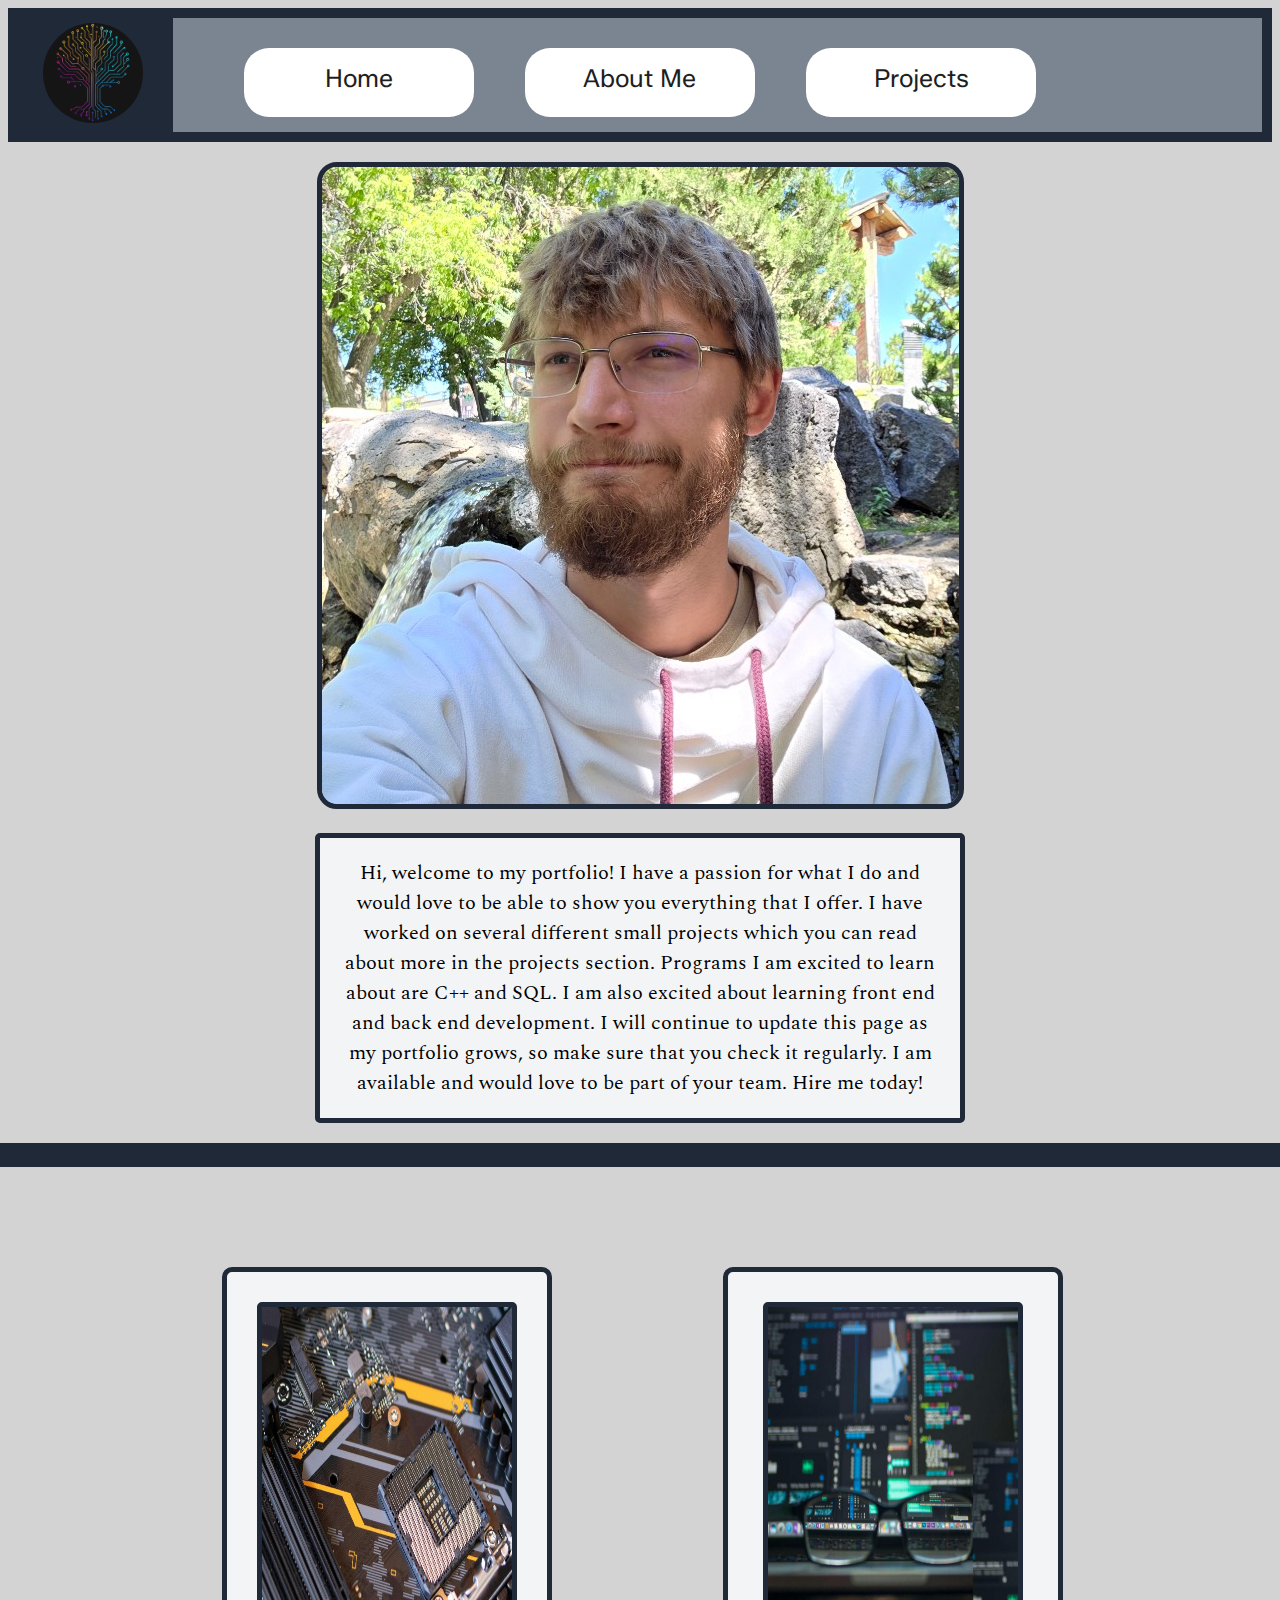
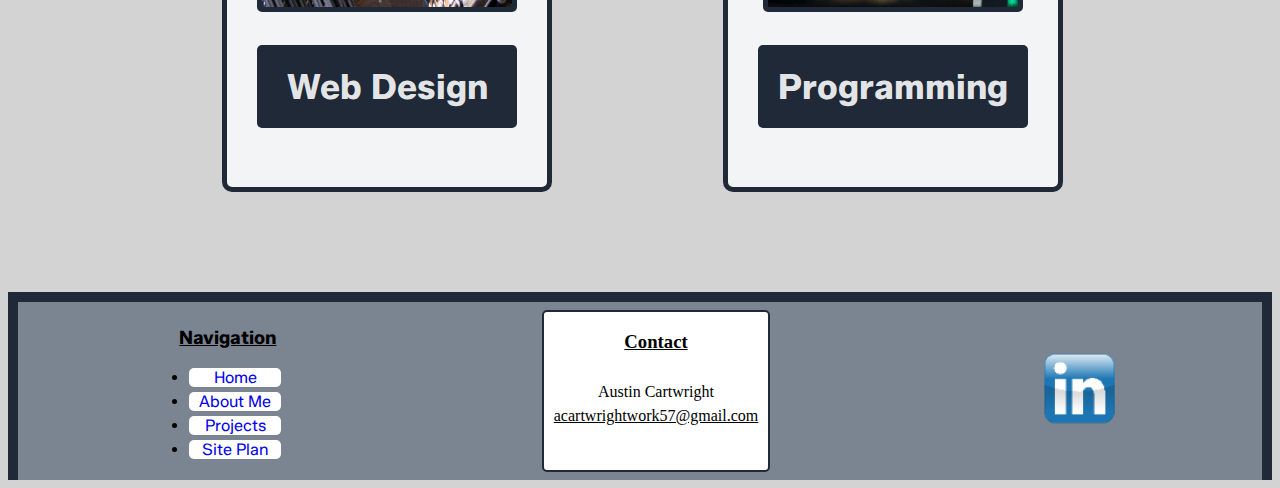
<file: portfoliosite/index.html>
<!DOCTYPE html>
<html lang="en">
<head>
    <meta charset="UTF-8">
    <meta name="viewport" content="width=device-width, initial-scale=1.0">
    <title>Portfolio Site</title>
    <link rel="stylesheet" href="styles/stales.css">
</head>
<body>
    <div id="content">
        <header>
            <a id="logo-link" href="index.html" rel="noopener noreferrer">
                <img src="images/cyber-tree-rsz-removebg-preview.png" alt="logo">
            </a>
            <nav class="top-nav">
                <a class="home-nav" href="index.html" rel="noopener noreferrer">Home</a>
                <a class="about-me-nav" href="aboutme.html" rel="noopener noreferrer">About Me</a>
                <a class="projects-nav" href="projects.html" rel="noopener noreferrer">Projects</a>
            </nav>
        </header>
        <div id="intro">
            <div id="intro-box">
                <img src="images/me-rsz.jpg" alt="me, of course">
            </div>
            <p>
                Hi, welcome to my portfolio! I have a passion for what I do and would love to be able to show you everything that I offer.  
                I have worked on several different small projects which you can read about more in the projects section. Programs I am excited 
                to learn about are C++ and SQL. I am also excited about learning front end and back end development. I will continue to update 
                this page as my portfolio grows, so make sure that you check it regularly. I am available and would love to be part of your team. 
                Hire me today!
            </p>
            <div class="divider"></div>
        </div>
        
        <main class="home-grid">
            <section class="web-design-card">
                <img class="card-image" src="images/rsz_electronics.jpg" alt="computer motherboard">
                <h2 class="skills">Web Design</h2>
            </section>
            <section class="programming-card">
                <img class="card-image" src="images/rsz_glasses-screen.jpg" alt="glasses and computer">
                <h2 class="skills">Programming</h2>
            </section>
        </main>
        <footer>
            <div class="bottom-container">
                <nav class="bottom-nav">
                    <h3>Navigation</h3>
                    <ul>
                        <li><a href="index.html">Home</a></li>
                        <li><a href="aboutme.html" rel="noopener noreferrer">About Me</a></li>
                        <li><a href="projects.html" rel="noopener noreferrer">Projects</a></li>
                        <li><a href="site-plan.html" target="_blank" rel="noopener noreferrer">Site Plan</a></li>
                    </ul>
                </nav>
                <div class="bottom-contact">
                    <h3>Contact</h3>
                    <p>Austin Cartwright</p>
                    <p><a href="mailto:acartwrightwork57@gmail.com" target="_blank" rel="noopener noreferrer">acartwrightwork57@gmail.com</a></p>
                </div>
                <div class="social">
                    <a href="https://linkedin.com" target="_blank" rel="noopener noreferrer">
                        <img src="images/linkedin-rsz.png" alt="Linked in">
                    </a>
                </div>
            </div>
        </footer>
    </div>
</body>
</html>
</file>
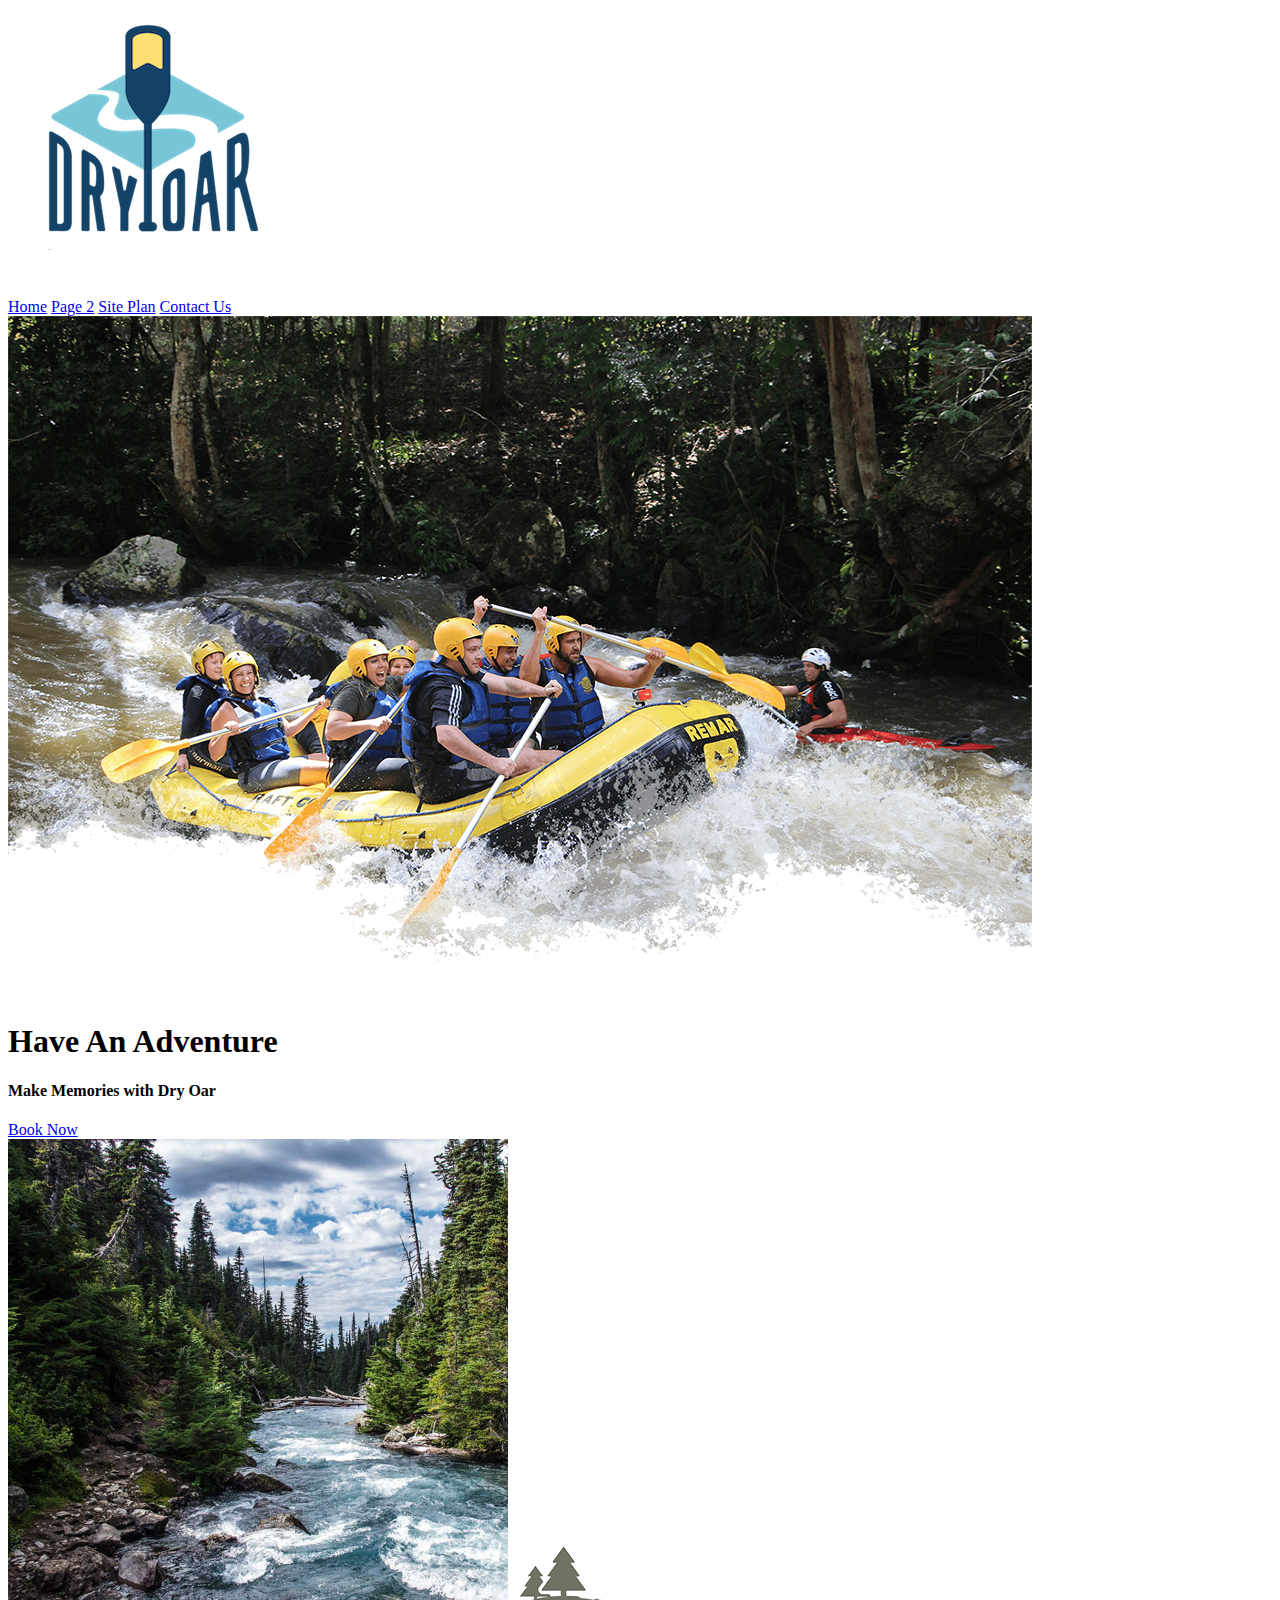
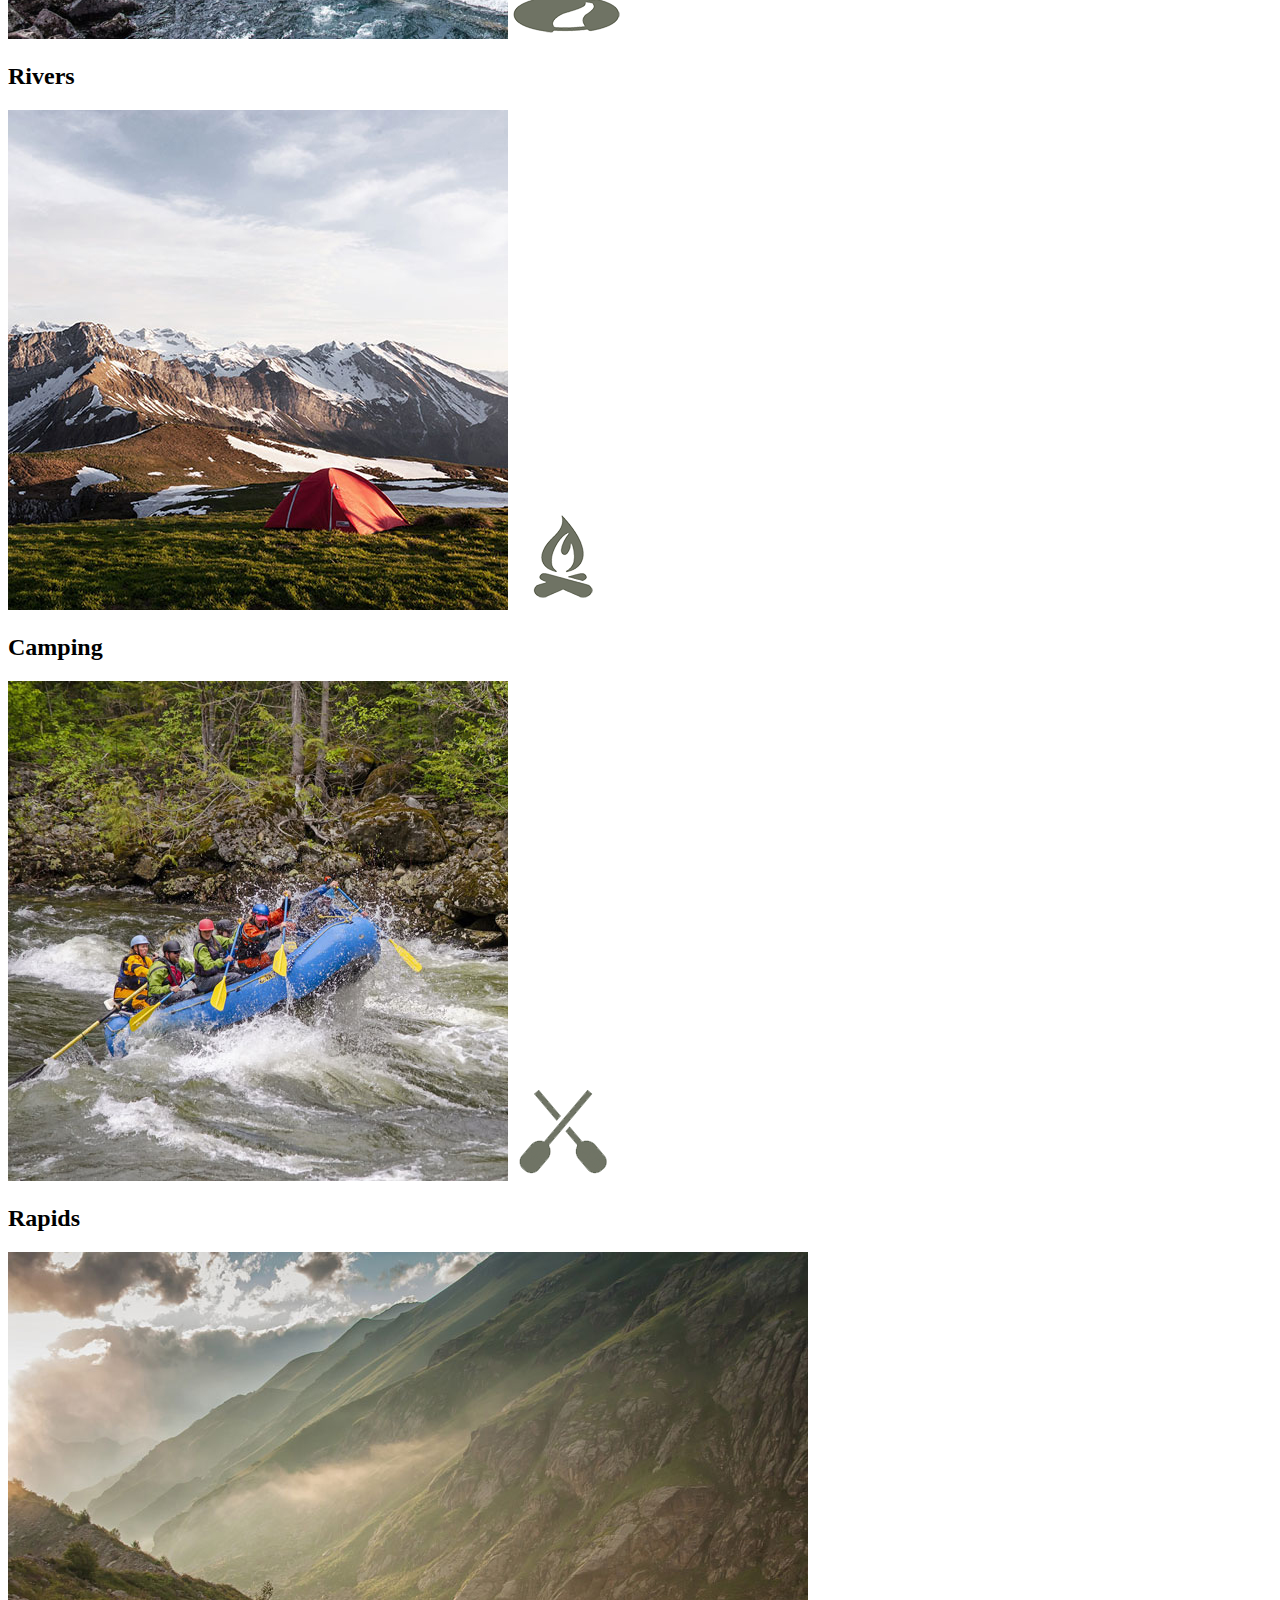
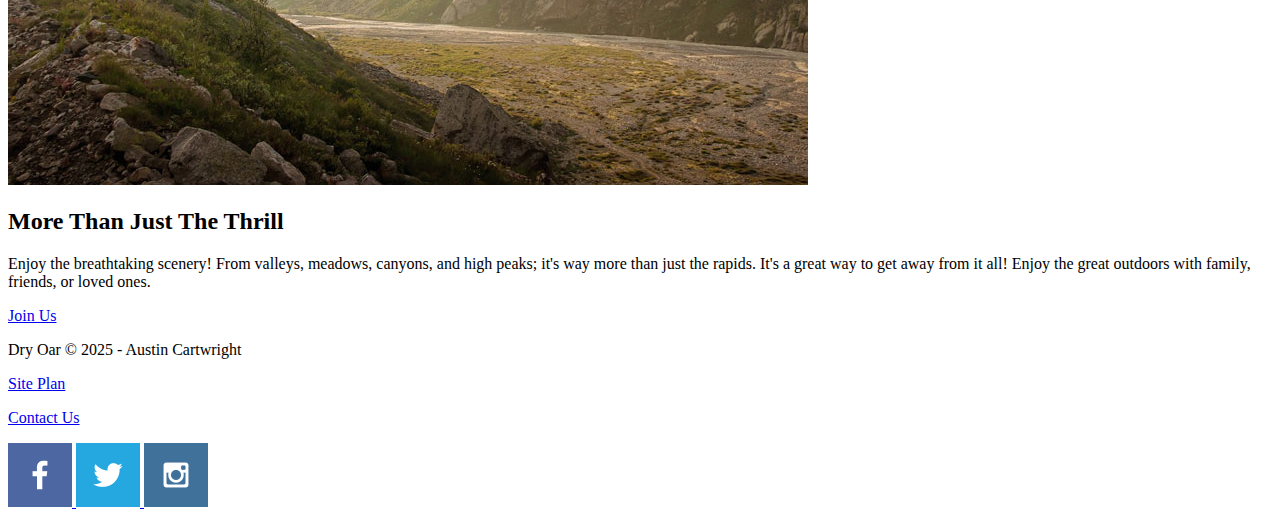
<file: wwr/index.html>
<!DOCTYPE html>
<html lang="en">
<head>
    <meta charset="UTF-8">
    <meta name="viewport" content="width=device-width, initial-scale=1.0">
    <title>Whitewater Rafting Vacations | Dry Oar Boating | Home</title>
</head>
<body>
    <header>
        <a id="logo_link" href="index.html">
            <img class="logo" src="images/logo.png" alt="Dry Oar Logo">
        </a>
        <nav>
            <a href="index.html">Home</a>
            <a href="#">Page 2</a>
            <a href="site-plan-rafting.html">Site Plan</a>
            <a href="contactus.html">Contact Us</a>
        </nav>   
    </header>
    <div id="hero">
        <div id="hero-box">
            <img id="hero-img" src="images/hero.png" alt="People enjoying rafting">
        </div>
        <section id="hero-msg">
            <h1 class="home-title">Have An Adventure</h1>
            <h4>Make Memories with Dry Oar</h4>
            <div class="button-box">
                <a class="book" href="contactus.html">Book Now</a>
            </div>
        </section>
    </div>
    <main class="home-grid">
        <section class="rivers-card">
            <img class="card-img" src="images/rivers.jpg" alt="river in forest">
            <img class="icon" src="images/river_icon.png" alt="river icon">
            <h2>Rivers</h2>
        </section>
         <section class="camping-card">
            <img class="card-img" src="images/camping.jpg" alt="tent in mountains">
            <img class="icon" src="images/fire_icon.png" alt="fire icon">
            <h2>Camping</h2>
        </section>
         <section class="rapids-card">
            <img class="card-img" src="images/rapids.jpg" alt="rafting boat">
            <img class="icon" src="images/oars.png" alt="oars icon">
            <h2>Rapids</h2>
        </section>
        <img class="mountains" src="images/mountains.jpg" alt="Misty mountains">
        <section class="msg">
            <h2>More Than Just The Thrill</h2>
            <p>Enjoy the breathtaking scenery! From valleys, meadows, canyons, and high peaks; it's way more than just the rapids. It's a great way to get away from it all! Enjoy the great outdoors with family, friends, or loved ones. </p>
            <a class="join" href="rivers.html">Join Us</a>
        </section>
    </main>
    <footer>
        <p>Dry Oar &copy; 2025 - Austin Cartwright</p>
        <p><a href="site-plan-rafting.html">Site Plan</a></p>
        <p><a href="contactus.html">Contact Us</a></p>
        <div class="social">
            <a href="https://facebook.com">
                <img src="images/facebook.png" alt="fb icon">
            </a>
            <a href="https://twitter.com">
                <img src="images/twitter.png" alt="twitter icon">
            </a>
            <a href="https://instagram.com">
                <img src="images/instagram.png" alt="instagram icon">
            </a>
        </div>
    </footer>
</body>
</html>
</file>
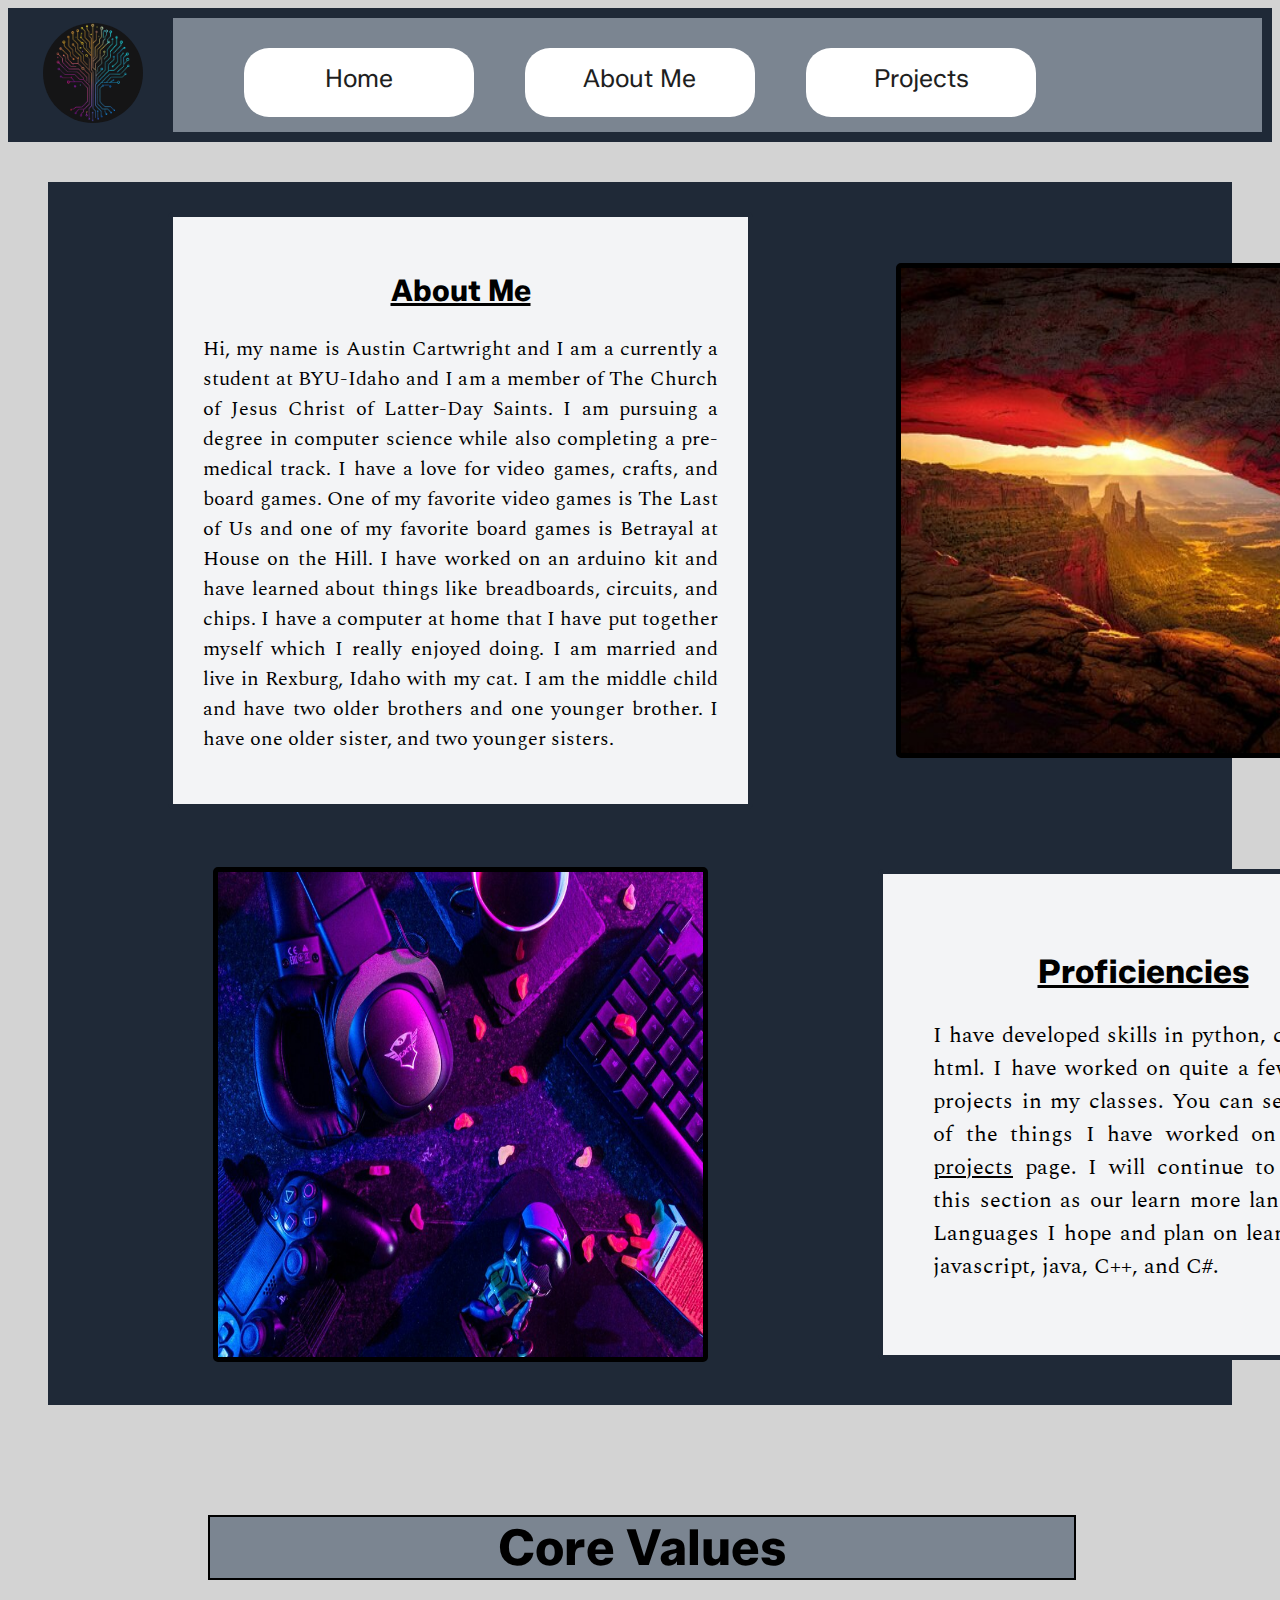
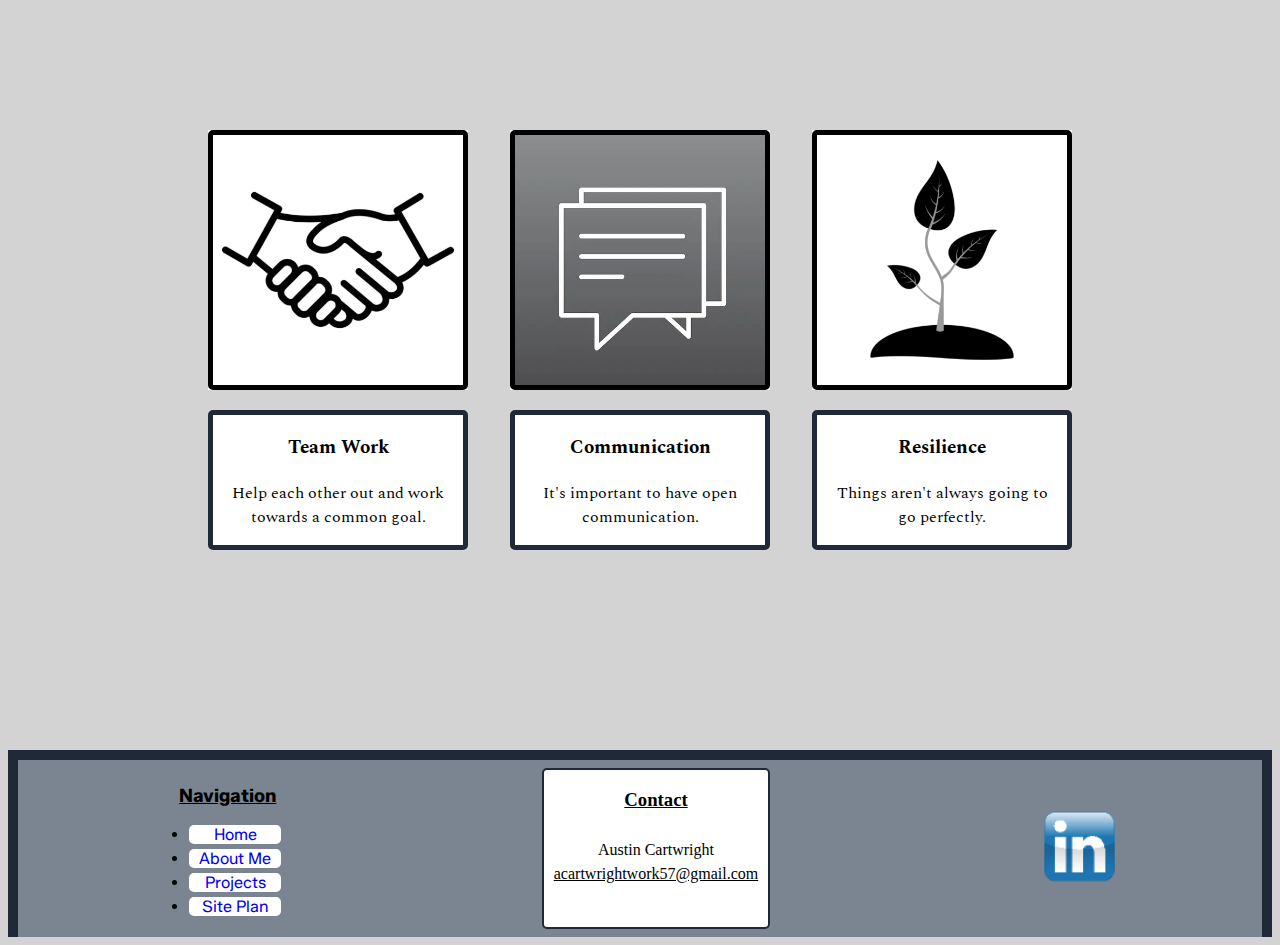
<file: portfoliosite/aboutme.html>
<!DOCTYPE html>
<html lang="en">
<head>
    <meta charset="UTF-8">
    <meta name="viewport" content="width=device-width, initial-scale=1.0">
    <title>About Me</title>
    <link rel="stylesheet" href="styles/stales.css">
</head>
<body>
    <div id="content">
        <header>
            <a id="logo-link" href="index.html" rel="noopener noreferrer">
                <img src="images/cyber-tree-rsz-removebg-preview.png" alt="logo">
            </a>
            <nav class="top-nav">
                <a class="home-nav" href="index.html" rel="noopener noreferrer">Home</a>
                <a class="about-me-nav" href="aboutme.html" rel="noopener noreferrer">About Me</a>
                <a class="projects-nav" href="projects.html" rel="noopener noreferrer">Projects</a>
            </nav>
        </header>
        <div class="background">
            <div id="aboutme-grid">
                <section class="aboutme-card">
                    <h2>About Me</h2>
                    <p>
                        Hi, my name is Austin Cartwright and I am a currently a student at BYU-Idaho and I am a 
                        member of The Church of Jesus Christ of Latter-Day Saints.
                        I am pursuing a degree in computer science while 
                        also completing a pre-medical track. I have a love for video games, crafts, and board games. 
                        One of my favorite video games is 
                        The Last of Us and one of my favorite board games is Betrayal at House on the Hill. 
                        I have worked on an arduino kit and have learned about things like breadboards, circuits, 
                        and chips. I have a computer at home that I have put together myself which I really enjoyed doing. 
                        I am married and live in Rexburg, Idaho with my cat. I am the middle child and have two older 
                        brothers and one younger brother. I have one older sister, and two younger sisters.
                    </p>
                </section>
                <img class="utah-box" src="images/rsz_utah.jpg" alt="Mountains">
                <img class="gaming-box" src="images/rsz_gaming.jpg" alt="desk with game equipment">
                <section class="proficiencies-card">
                    <h2>Proficiencies</h2>
                    <p>
                        I have developed skills in python, css, and html. I have worked on quite a few small projects in my classes. You can see a 
                        list of the things I have worked on in the <a id="project-link" href="projects.html" rel="noopener noreferrer">projects</a> page. I will continue to 
                        update this section as our learn more languages. Languages I hope and plan on learning is javascript, java, C++, and C#.
                    </p>
                </section>
            </div>
        </div>
        <main class="values-grid">
            <h2 id="value-title">Core Values</h2>
            <div class="team-work-card">
                <div class="container">
                    <div class="img-backing">
                        <img class="value-img" src="images/teamwork-rsz.jpg" alt="Shaking hands icon">
                    </div>
                    <div class="middle">
                        <div class="over-text">Team Work</div>
                    </div>
                </div>
                <section class="values-msg">
                    <h3>Team Work</h3>
                    <p>Help each other out and work towards a common goal.</p>
                </section>
            </div>
            <div class="communication-card">
                <div class="container">
                    <div class="img-backing">
                        <img class="value-img" src="images/com-img.jpg" alt="chat bubbles">
                    </div>
                    <div class="middle">
                        <div class="alt-over-text">Communication</div>
                    </div>
                </div>
                <section class="values-msg">
                    <h3>Communication</h3>
                    <p>It's important to have open communication.</p>
                </section>
            </div>
            <div class="resilience-card">
                <div class="container">
                    <div class="img-backing">
                        <img class="value-img" src="images/resilience-rsz.jpg" alt="plant icon">
                    </div>
                    <div class="middle">
                        <div class="over-text">Resilience</div>
                    </div>
                </div>
                <section class="values-msg">
                    <h3>Resilience</h3>
                    <p>Things aren't always going to go perfectly.</p>
                </section>
            </div>
        </main>
        <footer>
            <div class="bottom-container">
                <nav class="bottom-nav">
                    <h3>Navigation</h3>
                    <ul>
                        <li><a href="index.html">Home</a></li>
                        <li><a href="aboutme.html" rel="noopener noreferrer">About Me</a></li>
                        <li><a href="projects.html" rel="noopener noreferrer">Projects</a></li>
                        <li><a href="site-plan.html" target="_blank" rel="noopener noreferrer">Site Plan</a></li>
                    </ul>
                </nav>
                <div class="bottom-contact">
                    <h3>Contact</h3>
                    <p>Austin Cartwright</p>
                    <p><a href="mailto:acartwrightwork57@gmail.com" target="_blank" rel="noopener noreferrer">acartwrightwork57@gmail.com</a></p>
                </div>
                <div class="social">
                    <a href="https://linkedin.com" target="_blank" rel="noopener noreferrer">
                        <img src="images/linkedin-rsz.png" alt="Linked in">
                    </a>
                </div>
            </div>
        </footer>
    </div>
</body>
</html>
</file>
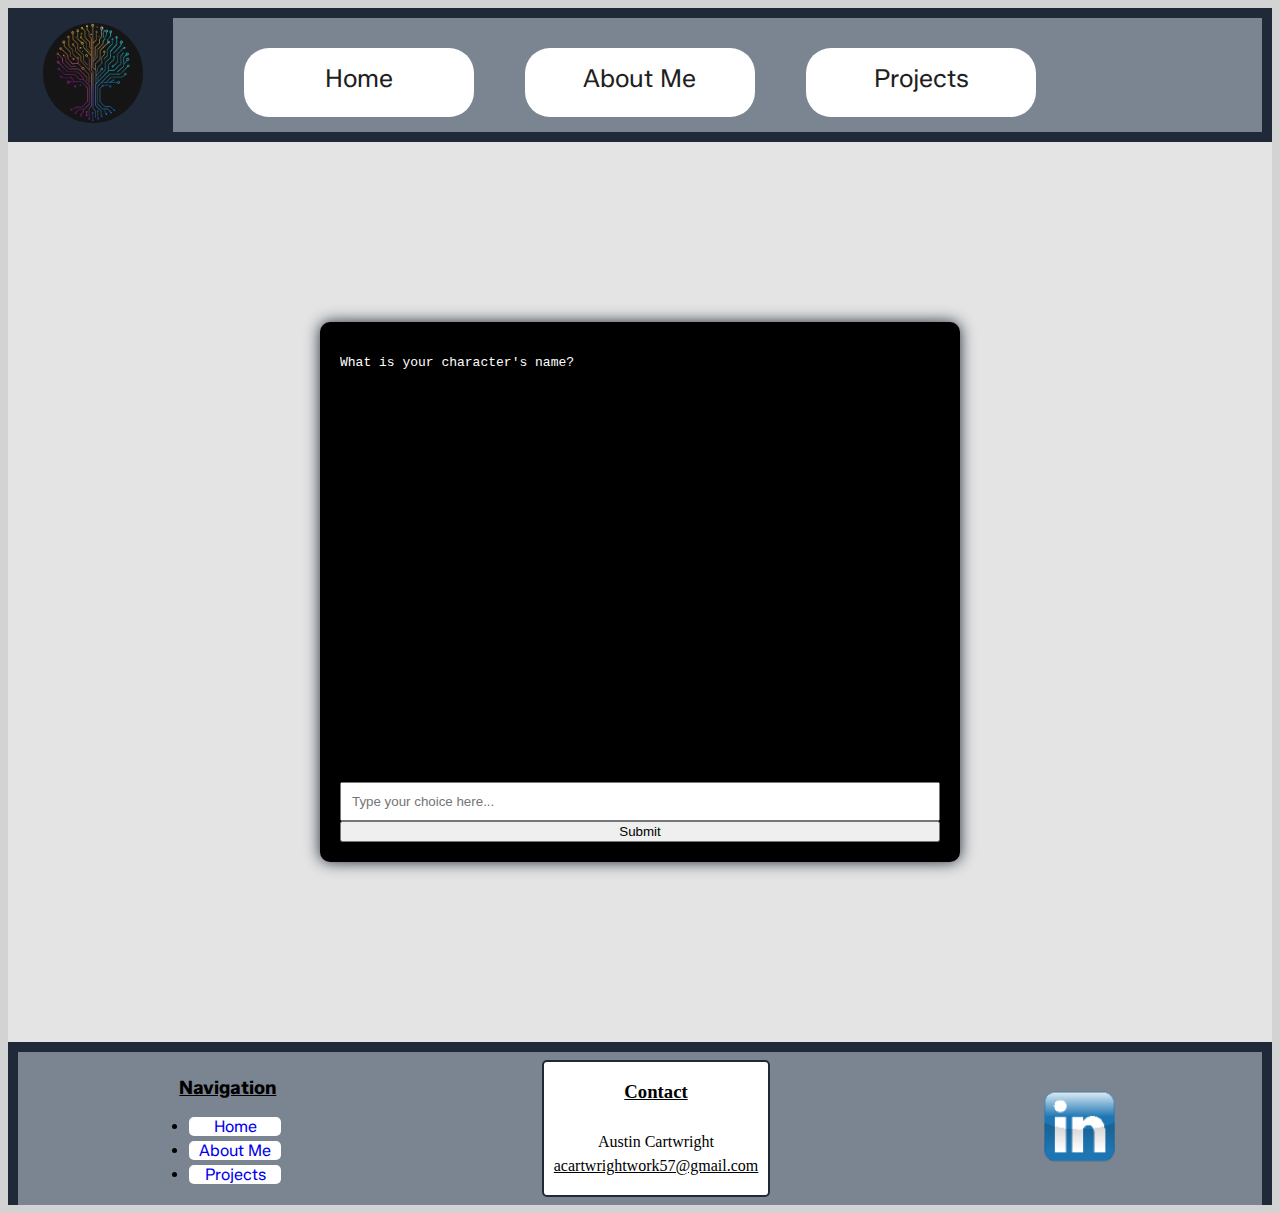
<file: portfoliosite/adventuregame.html>
<!DOCTYPE html>
<html lang="en">
<head>
    <meta charset="UTF-8">
    <meta name="viewport" content="width=device-width, initial-scale=1.0">
    <title>Adventure Game</title>
    <link rel="stylesheet" href="styles/stales.css">
</head>

<body>
    <div id="content">
        <header>
            <a id="logo-link" href="index.html" rel="noopener noreferrer">
                <img src="images/cyber-tree-rsz-removebg-preview.png" alt="logo">
            </a>
            <nav class="top-nav">
                <a class="home-nav" href="index.html" rel="noopener noreferrer">Home</a>
                <a class="about-me-nav" href="aboutme.html" rel="noopener noreferrer">About Me</a>
                <a class="projects-nav" href="projects.html" rel="noopener noreferrer">Projects</a>
            </nav>
        </header>

        <div id="game-grid">
            <div id="game-container">
                <div id="game-output"></div>

                <input type="text" id="game-input" placeholder="Type your choice here..." />
                <button onclick="submitInput()">Submit</button>
            </div>
    
            <script src="Javascript/game.js"></script>
        </div>

        <footer>
            <div class="bottom-container">
                <nav class="bottom-nav">
                    <h3>Navigation</h3>
                    <ul>
                        <li><a href="index.html">Home</a></li>
                        <li><a href="aboutme.html" rel="noopener noreferrer">About Me</a></li>
                        <li><a href="projects.html" rel="noopener noreferrer">Projects</a></li>
                    </ul>
                </nav>
                <div class="bottom-contact">
                    <h3>Contact</h3>
                    <p>Austin Cartwright</p>
                    <p><a href="mailto:acartwrightwork57@gmail.com" target="_blank" rel="noopener noreferrer">acartwrightwork57@gmail.com</a></p>
                </div>
                <div class="social">
                    <a href="https://linkedin.com" target="_blank" rel="noopener noreferrer">
                        <img src="images/linkedin-rsz.png" alt="Linked in">
                    </a>
                </div>
            </div>
        </footer>
    </div>
</body>
</html>
</file>
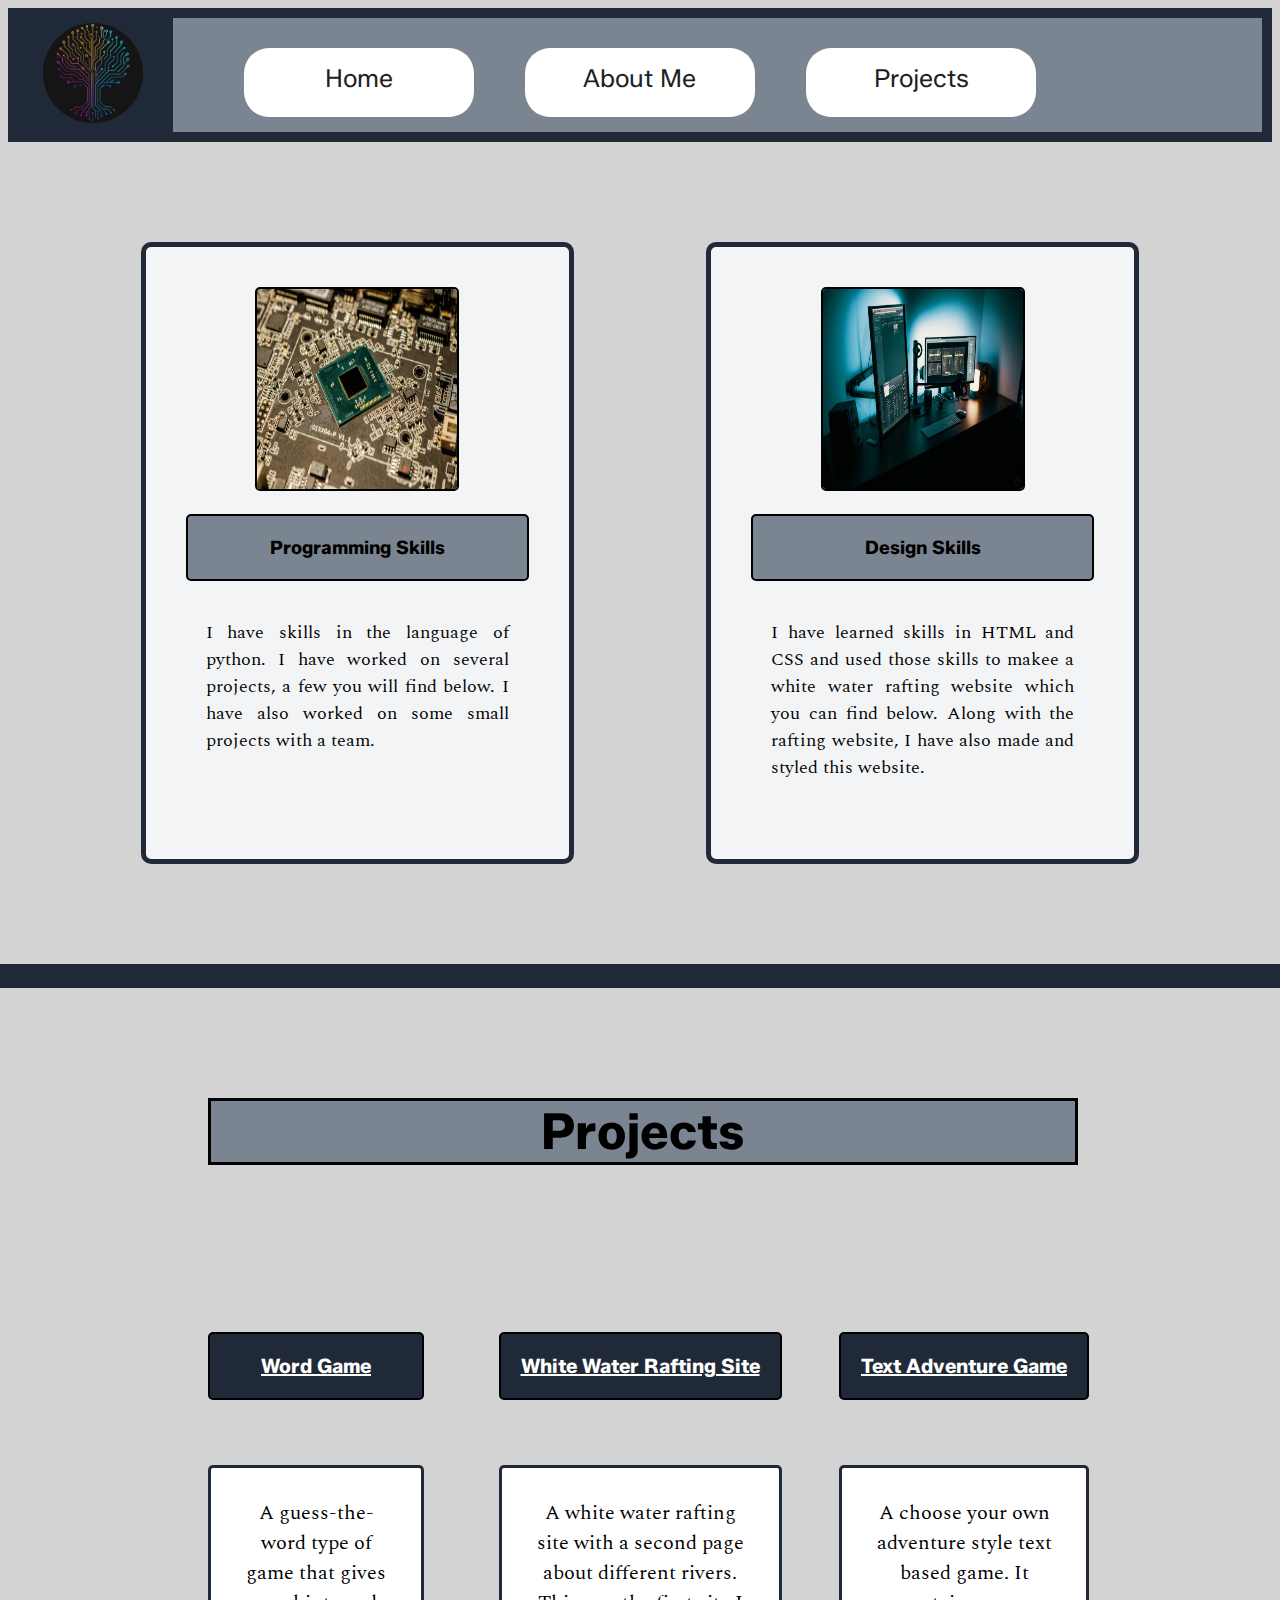
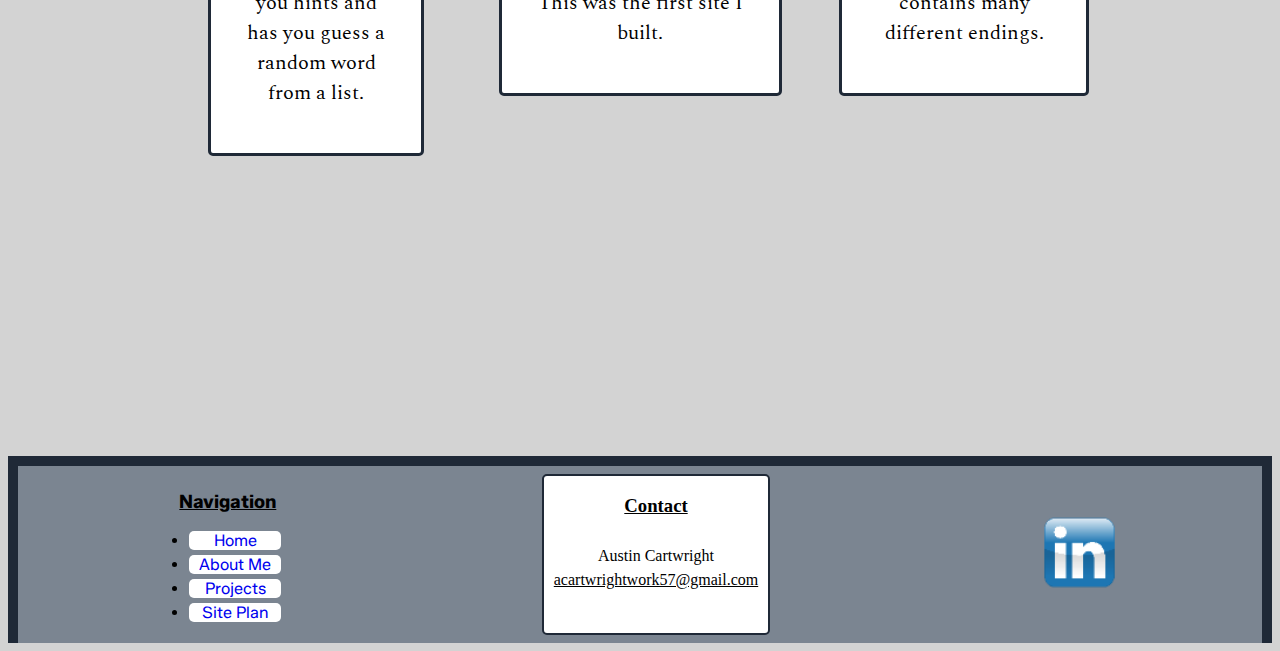
<file: portfoliosite/projects.html>
<!DOCTYPE html>
<html lang="en">
<head>
    <meta charset="UTF-8">
    <meta name="viewport" content="width=device-width, initial-scale=1.0">
    <title>Projects</title>
    <link rel="stylesheet" href="styles/stales.css">
</head>
<body>
    <div id="content">
        <header>
            <a id="logo-link" href="index.html" rel="noopener noreferrer">
                <img src="images/cyber-tree-rsz-removebg-preview.png" alt="logo">
            </a>
            <nav class="top-nav">
                <a class="home-nav" href="index.html" rel="noopener noreferrer">Home</a>
                <a class="about-me-nav" href="aboutme.html" rel="noopener noreferrer">About Me</a>
                <a class="projects-nav" href="projects.html" rel="noopener noreferrer">Projects</a>
            </nav>
        </header>
        <div class="skills-grid">
            <section class="programmer-card">
                <img src="images/rsz_1motherboard.jpg" alt="computer parts">
                <h3>Programming Skills</h3>
                <p>
                    I have skills in the language of python. I have worked on several projects, a few you will find below. 
                    I have also worked on some small projects with a team.
                </p>
            </section>
            <section class="designer-card">
                <img src="images/rsz_computer-desk.jpg" alt="computer desk">
                <h3>Design Skills</h3>
                <p>
                    I have learned skills in HTML and CSS and used those skills to makee a white water rafting website which you can find below. 
                    Along with the rafting website, I have also made and styled this website.
                </p>
            </section>
        </div>
        <div class="divider"></div>
        <main class="projects-grid">
            <h2 id="projects-title">Projects</h2>
            <section class="word-game-card">
                <h2>Word Game</h2>
                <p>A guess-the-word type of game that gives you hints and has you guess a random word from a list.</p>
            </section>
            <section class="rafting-site-card">
                <h2><a href="https://ac012765.github.io/wdd130/wwr/index.html" target="_blank" rel="noopener noreferrer">White Water Rafting Site</a></h2>
                <p>A white water rafting site with a second page about different rivers. This was the first site I built.</p>
            </section>
            <section class="text-adventure-card">
                <h2>Text Adventure Game</h2>
                <p>A choose your own adventure style text based game. It contains many different endings.</p>
            </section>
        </main>
        <footer>
            <div class="bottom-container">
                <nav class="bottom-nav">
                    <h3>Navigation</h3>
                    <ul>
                        <li><a href="index.html">Home</a></li>
                        <li><a href="aboutme.html" rel="noopener noreferrer">About Me</a></li>
                        <li><a href="projects.html" rel="noopener noreferrer">Projects</a></li>
                        <li><a href="site-plan.html" target="_blank" rel="noopener noreferrer">Site Plan</a></li>
                    </ul>
                </nav>
                <div class="bottom-contact">
                    <h3>Contact</h3>
                    <p>Austin Cartwright</p>
                    <p><a href="mailto:acartwrightwork57@gmail.com" target="_blank" rel="noopener noreferrer">acartwrightwork57@gmail.com</a></p>
                </div>
                <div class="social">
                    <a href="https://linkedin.com" target="_blank" rel="noopener noreferrer">
                        <img src="images/linkedin-rsz.png" alt="Linked in">
                    </a>
                </div>
            </div>
        </footer>
    </div>
</body>
</html>
</file>
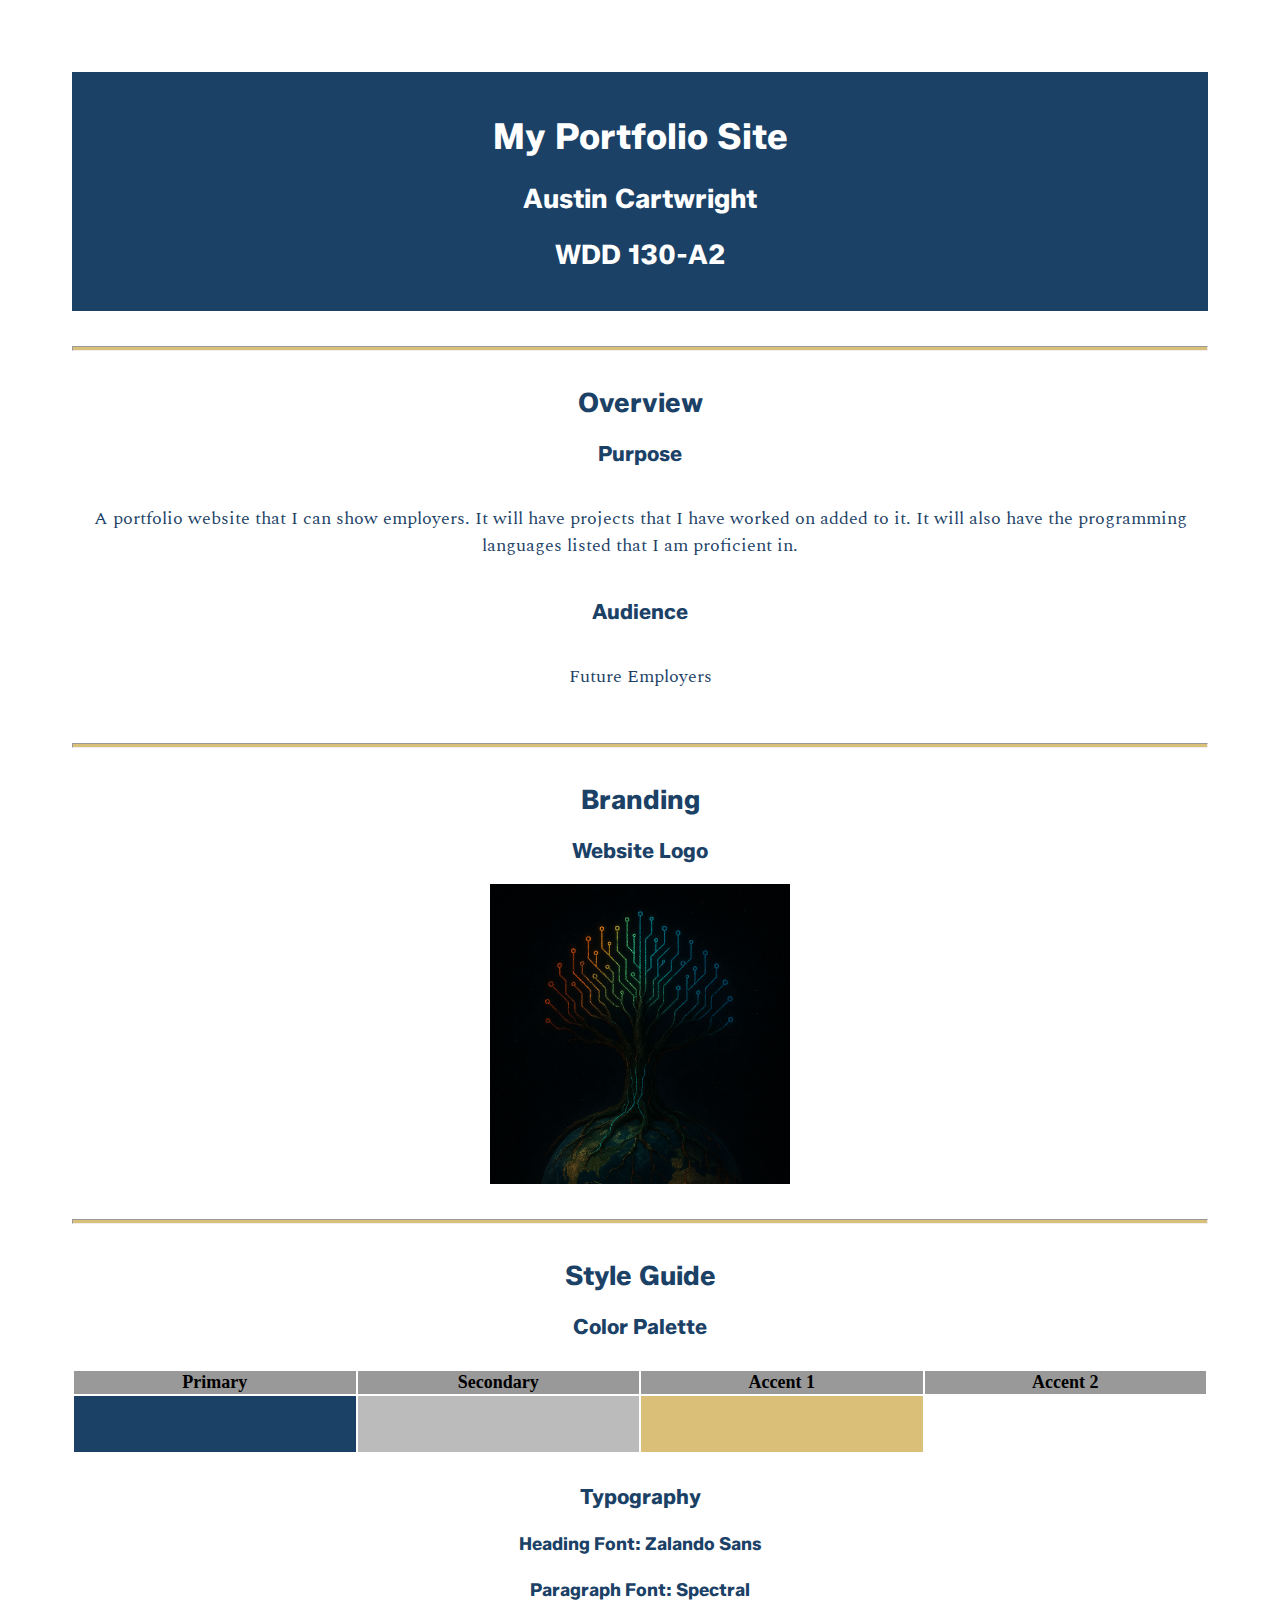
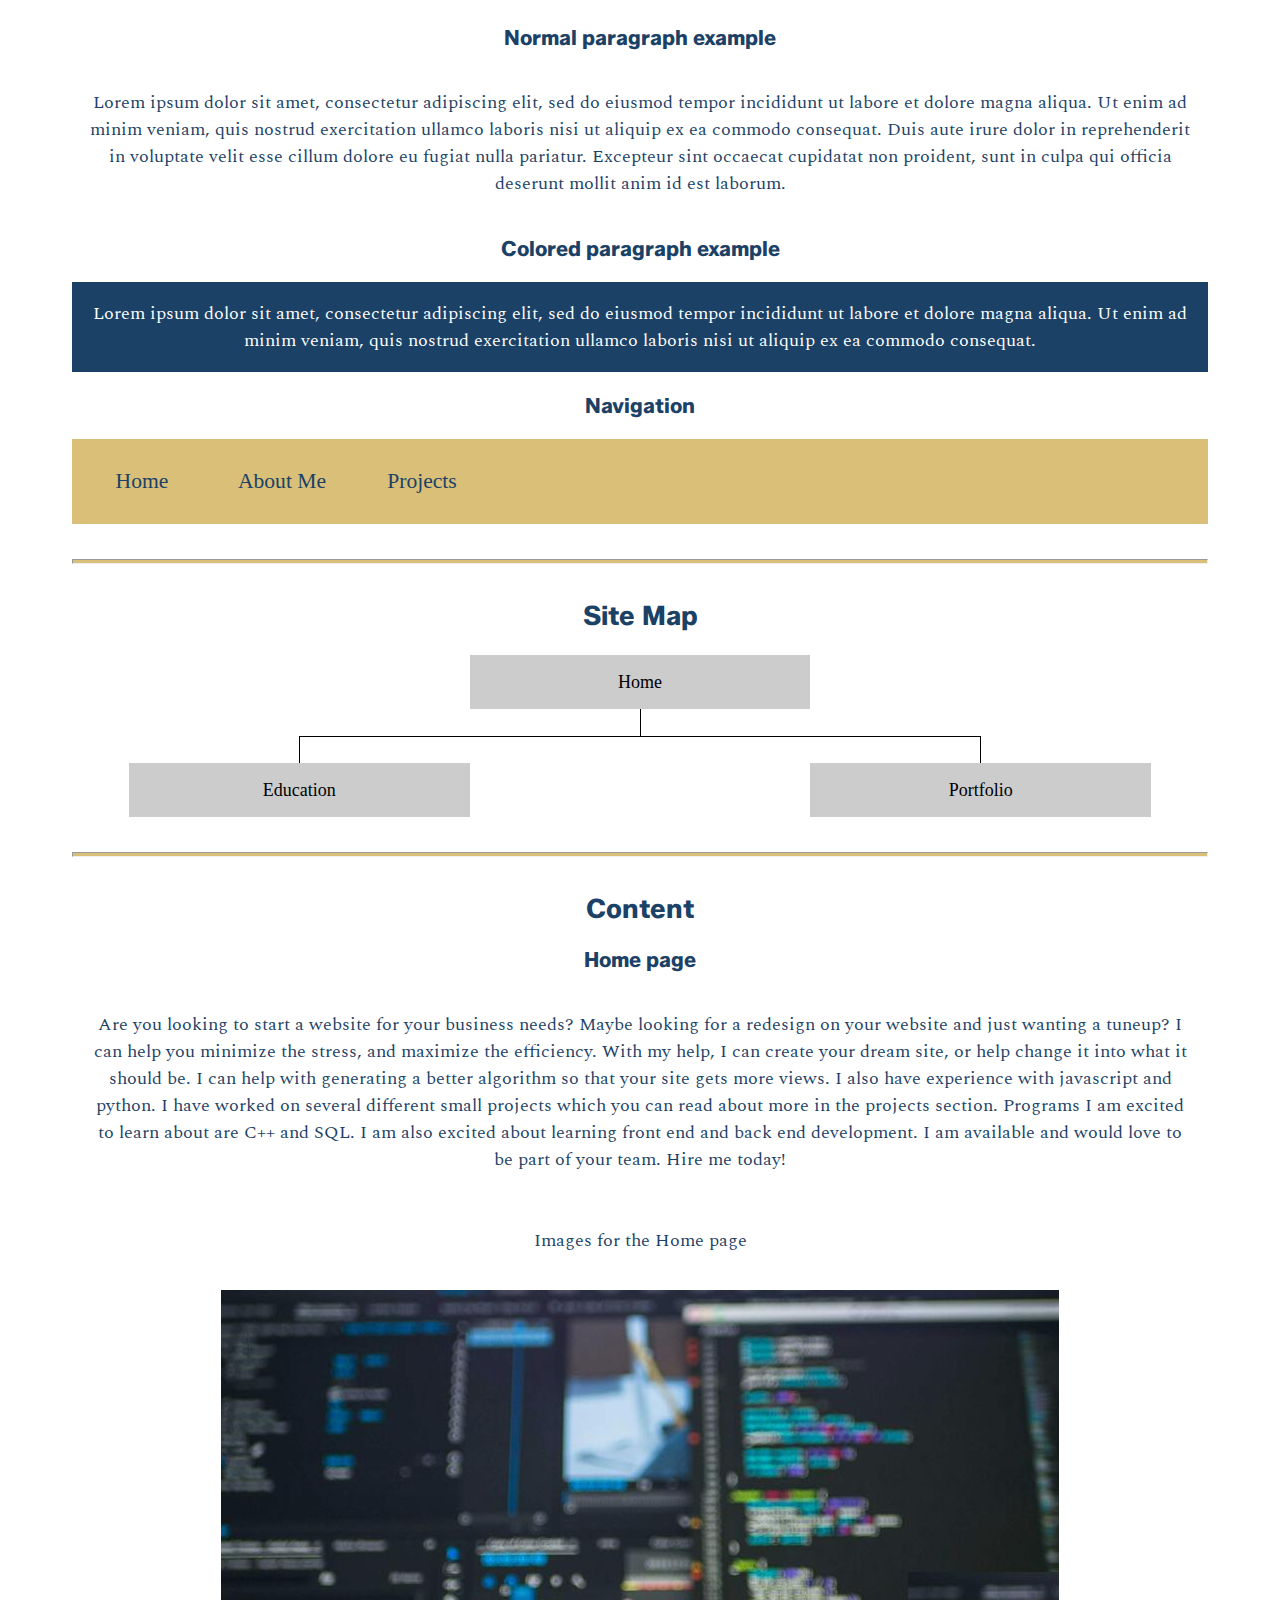
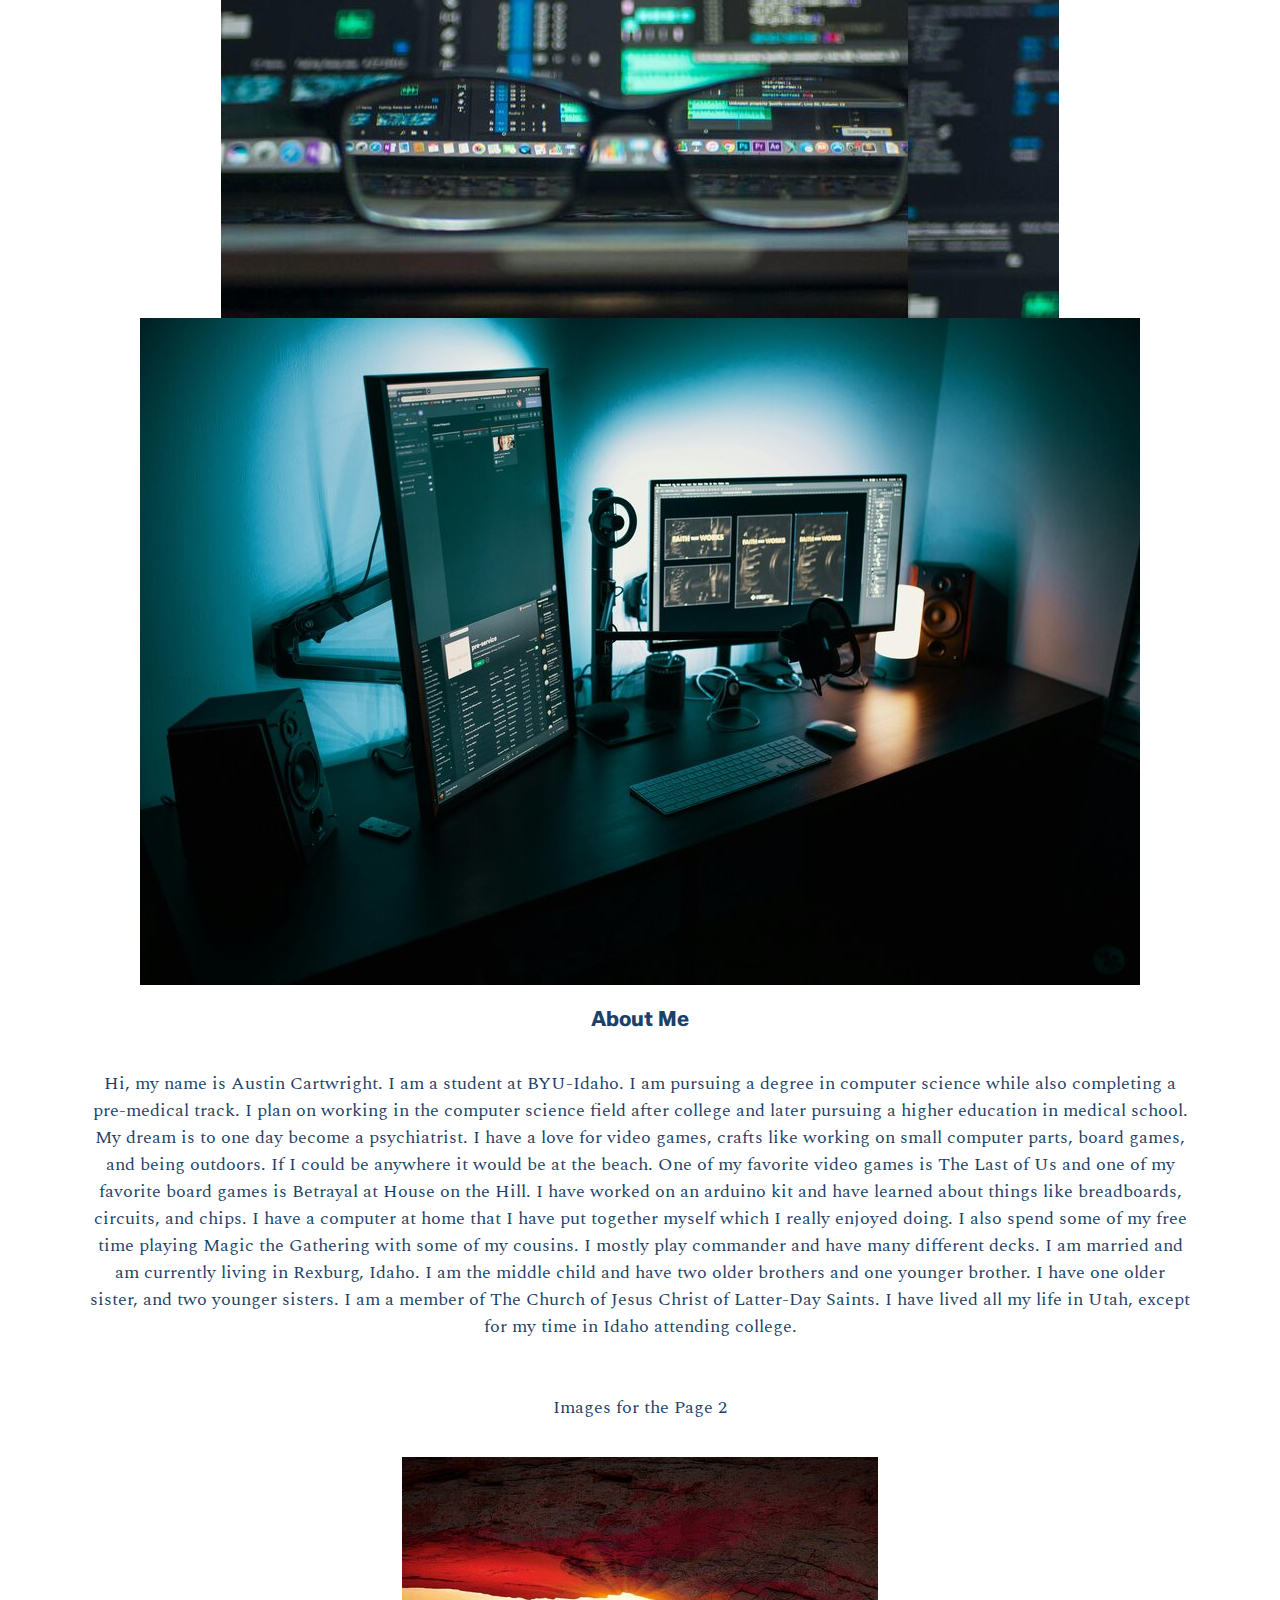
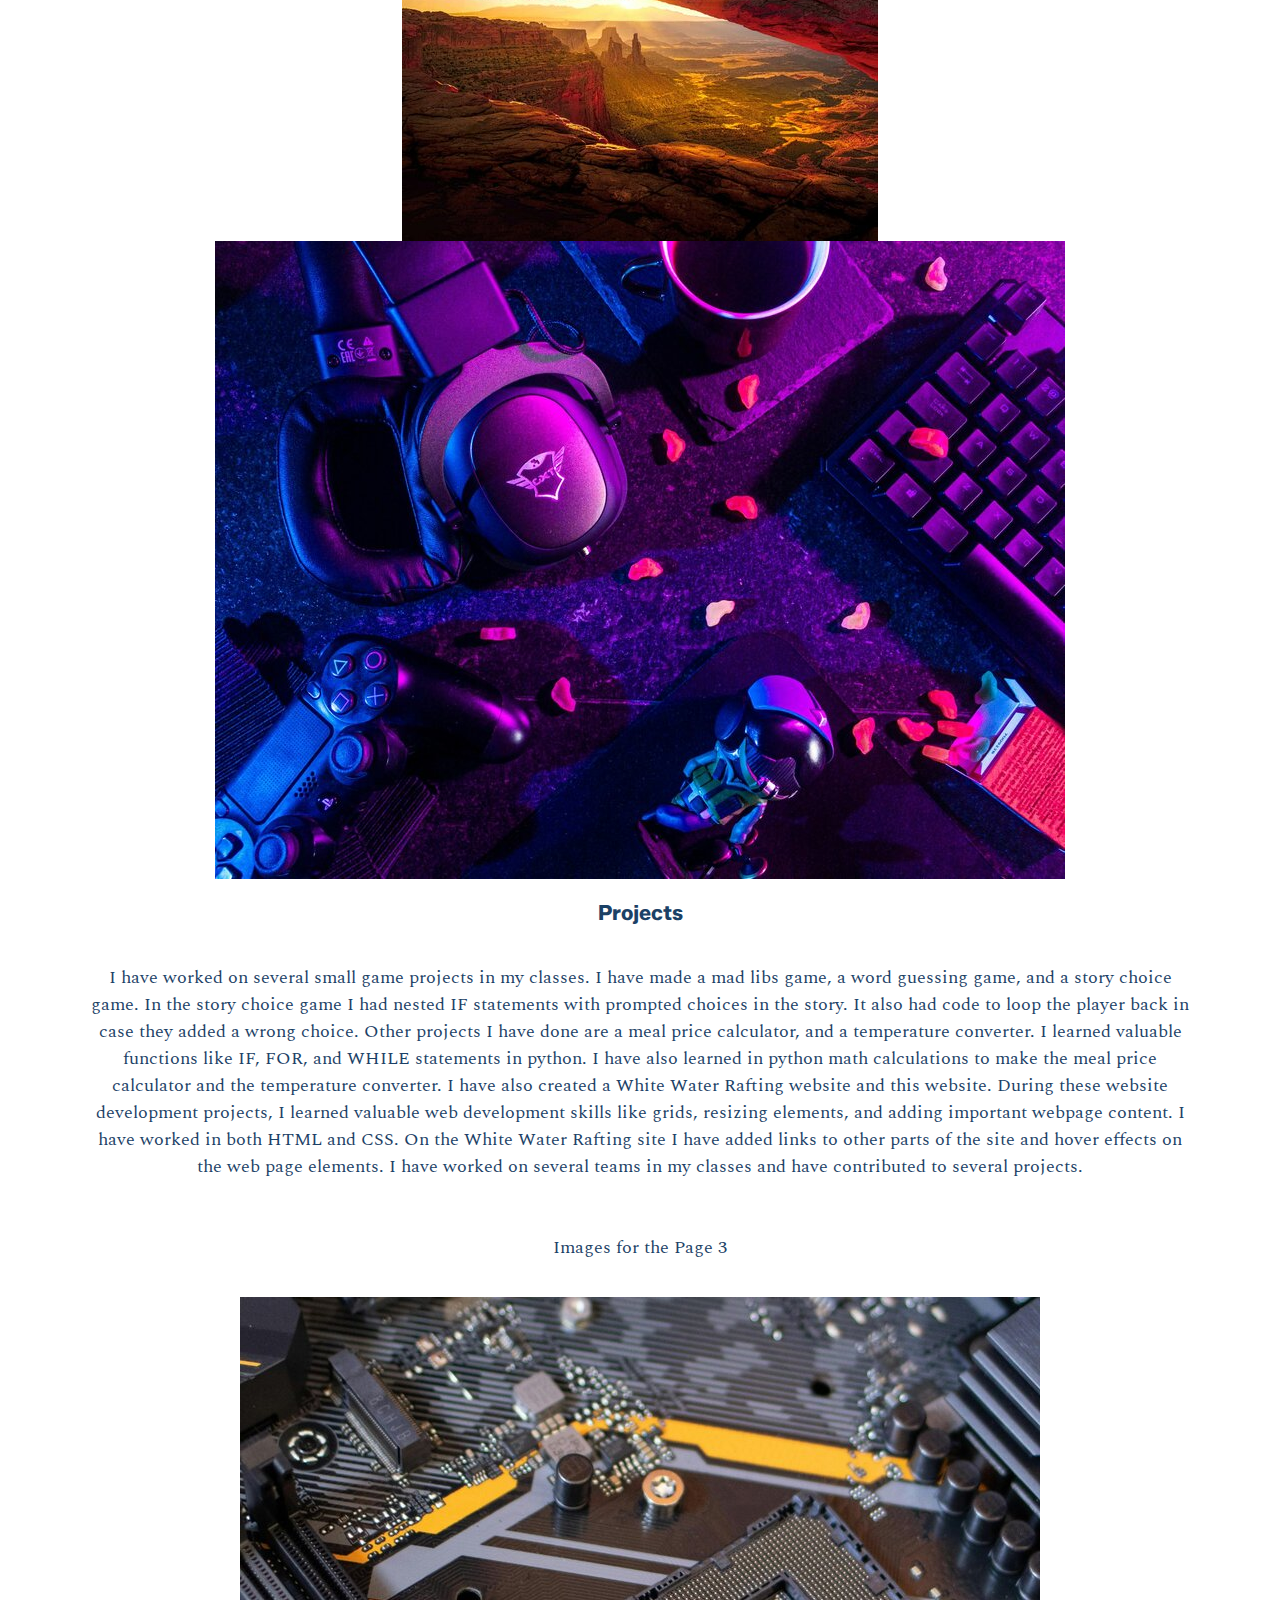
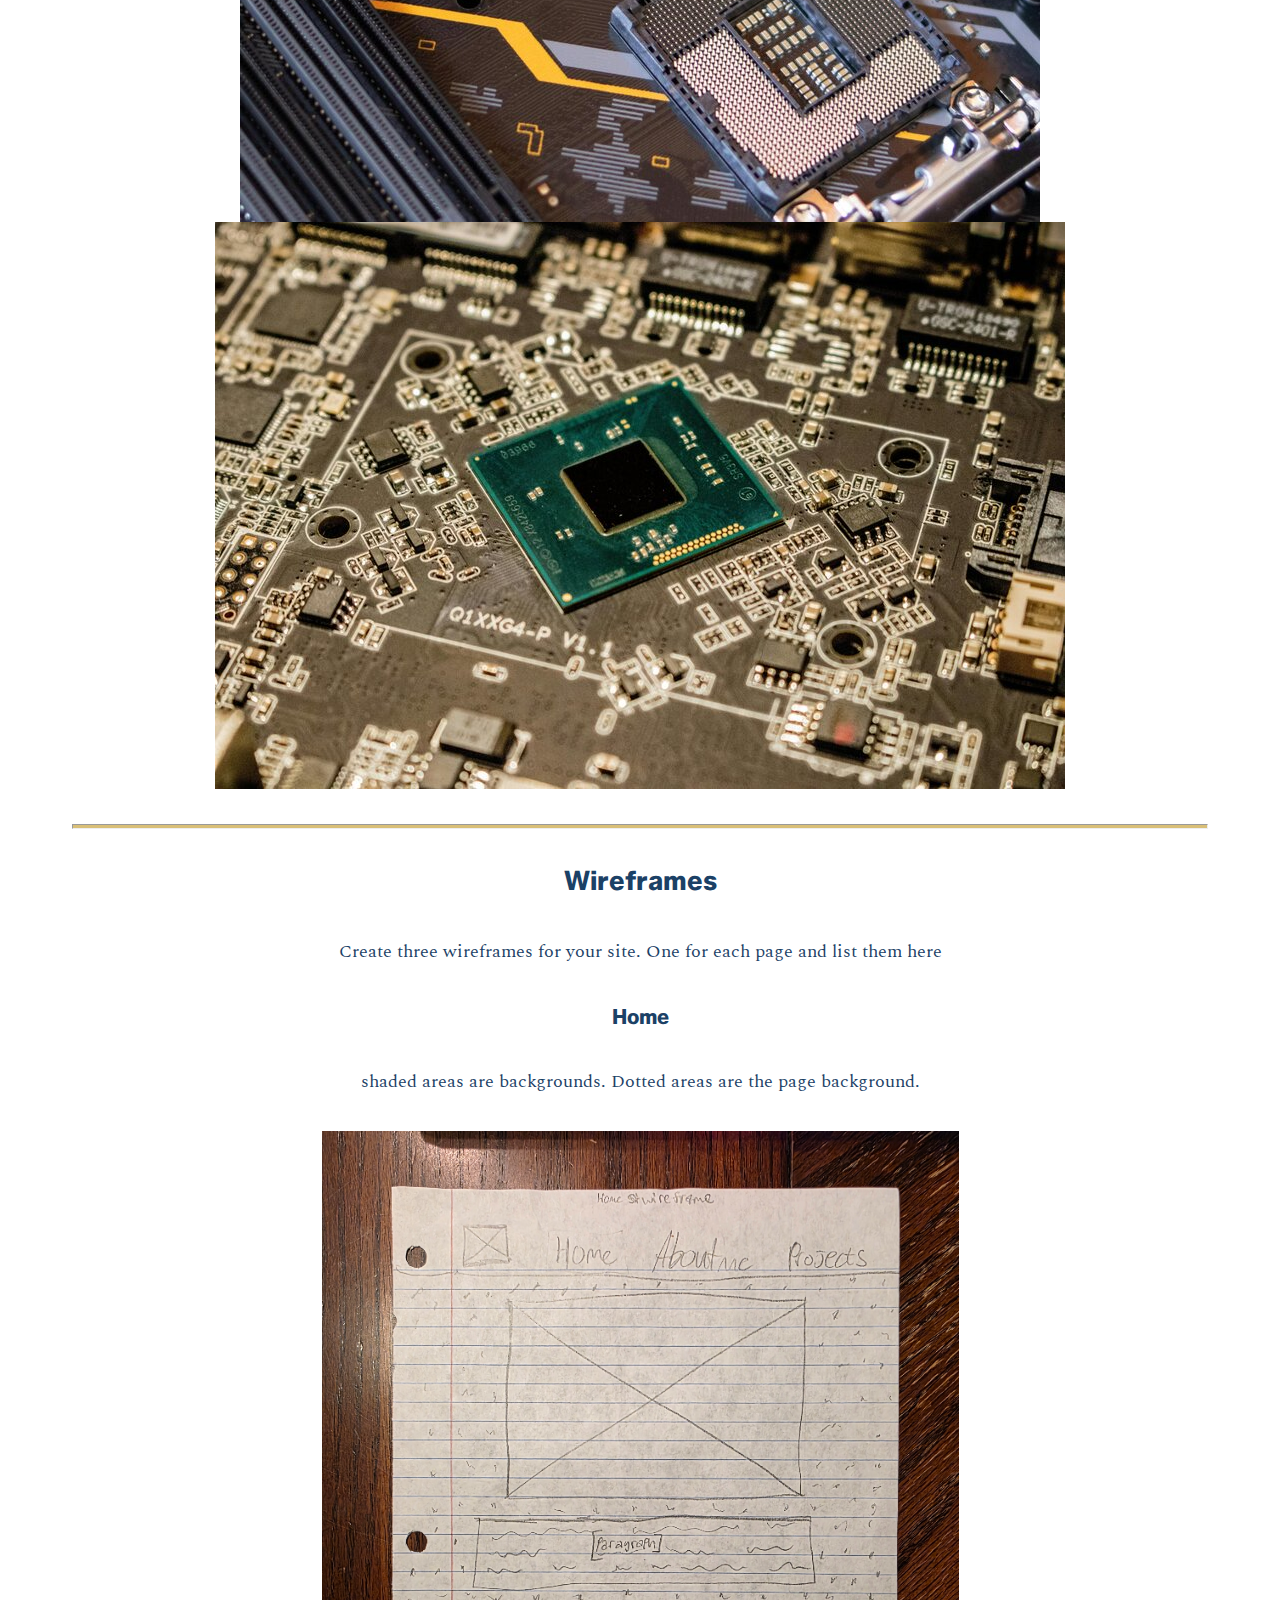
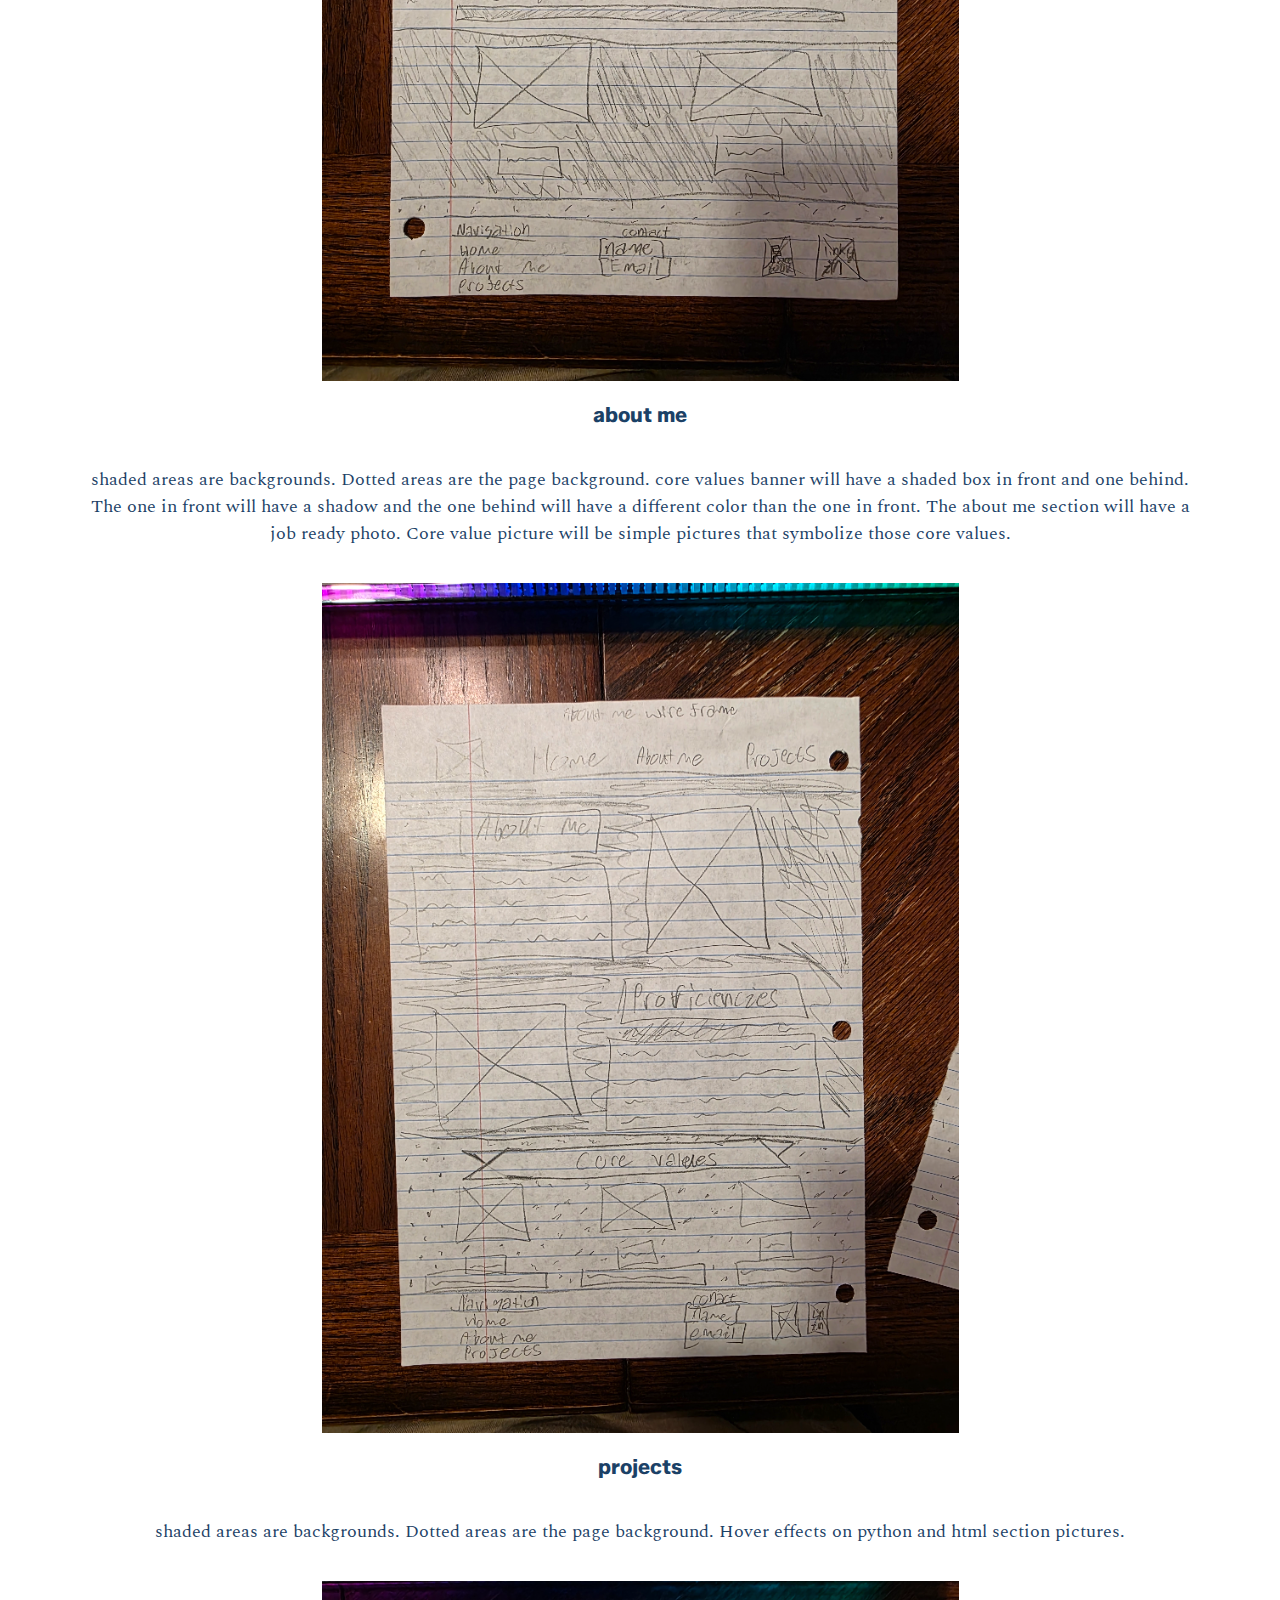
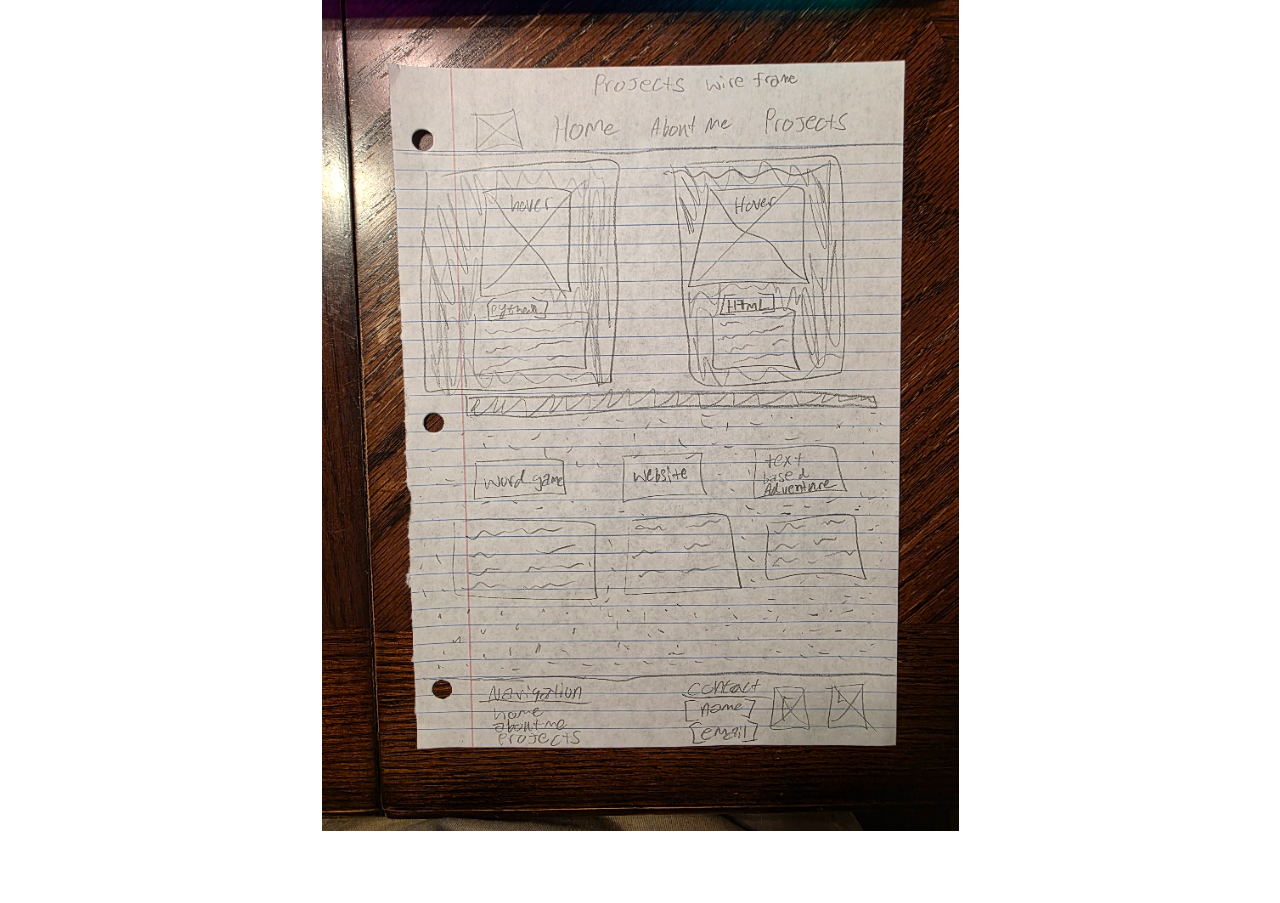
<file: portfoliosite/site-plan.html>
<!DOCTYPE html>
<html lang="en-us">
    
  <head>
    <meta charset="utf-8">
    <title>Site Plan</title>
    <link type="text/css" rel="stylesheet" href="styles/site-plan.css">
  </head>

  <body>
    <header>
      <h1>My Portfolio Site</h1>
      <h2>Austin Cartwright</h2>
      <h2>WDD 130-A2</h2>
      <!-- In the header above, add the name or your site, your name and class number. For example if you are in section 3 you would put WDD 130.03 -->
    </header>
    <main>

      <!-- ------------------------Steps 2-3------------------------------ -->
      <hr>
      <h2>Overview</h2>
      <h3>Purpose</h3>
      <p>A portfolio website that I can show employers. It will have projects that I have worked on added to it. It will also have the programming languages listed that I am proficient in.</p>  <!-- change this -->


      <h3>Audience</h3>
      <p>Future Employers</p>  <!-- change this -->

      <hr>
      <h2>Branding</h2>
      <h3>Website Logo</h3>
      <!-- Replace this with some sort of logo for your site.  A logo can be as simple as the name of your site in a nice font :) -->
      <img src="images/cyber-life.png" alt="Logo image" width="300" height="300">
      <hr>
      <h2>
        Style Guide
      </h2>

      <!-- ------------------------Steps 4-8------------------------------ -->

      <h3>
        Color Palette
      </h3>
      <!--  The colors you choose for a website are one of the most important decisions you will make. Follow the instructions on the activity in iLearn. You should have at least 2 colors but do not have to fill in all 4 if you do not need them.  -->

      <table class="colors">
        <tr><th>Primary</th><th>Secondary</th><th>Accent 1</th><th>Accent 2</th></tr>
        <!-- Switch to the site-plan.css file and change your colors there. -->
        <tr><td class="primary"></td><td class="secondary"></td><td class="accent1"></td><td class="accent2"></td></tr>
      </table>

      <!-- ------------------------Step 9------------------------------ -->

      <h3>
        Typography
      </h3>
      <!-- Choose a font for your paragraphs (body copy) and headlines. What font(s) have you chosen? Why did you choose what you did?  Make sure to review the list of web safe fonts at W3Schools.org as a starting point.  Think also about which of your colors above you might use for background and font colors. -->

      <h4>
        Heading Font: Zalando Sans  <!-- change this -->
      </h4>
      <h4>
        Paragraph Font: Spectral  <!-- change this -->
      </h4>
      <h3>
        Normal paragraph example
      </h3>
      <p>
        Lorem ipsum dolor sit amet, consectetur adipiscing elit, sed do eiusmod tempor incididunt ut labore et dolore magna aliqua. Ut enim ad minim veniam, quis nostrud exercitation ullamco laboris nisi ut aliquip ex ea commodo consequat. Duis aute irure dolor in reprehenderit in voluptate velit esse cillum dolore eu fugiat nulla pariatur. Excepteur sint occaecat cupidatat non proident, sunt in culpa qui officia deserunt mollit anim id est laborum.
      </p>
      <h3>
        Colored paragraph example
      </h3>
      <p class="colored">
        Lorem ipsum dolor sit amet, consectetur adipiscing elit, sed do eiusmod tempor incididunt ut labore et dolore magna aliqua. Ut enim ad minim veniam, quis nostrud exercitation ullamco laboris nisi ut aliquip ex ea commodo consequat. 
      </p>

      <!-- ------------------------Step 10------------------------------ -->

      <h3>
        Navigation
      </h3>
      <!-- Think about how you want your navigation bar to look. In the site-plan.css file change the colors to your colors to get the look you desire. --> 
      <nav>
        <a href="#">Home</a>
        <a href="#">About Me</a>
        <a href="#">Projects</a>
      </nav>
      <hr>
      <h2>
        Site Map
      </h2>
      <div class="sitemap">
        <div class="sm-home">
          Home
        </div>
        <div class="sm-page2">
          Education <!-- change this -->
        </div>
        <div class="sm-page3">
          Portfolio  <!-- change this -->
        </div>

        <div class="top">
          &nbsp;
        </div>
        <div class="left">
          &nbsp;
        </div>
        <div class="right">
          &nbsp;
        </div>

      </div>

      <!-- --------Content Section -------------- -->
      <hr>
      <h2>
        Content
      </h2>
      <h3>Home page</h3>
      <p>
        Are you looking to start a website for your business needs? Maybe looking for a redesign on your website and 
        just wanting a tuneup? I can help you minimize the stress, and maximize the efficiency. With my help, I can create your dream site, or help change 
        it into what it should be. I can help with generating a better algorithm so that your site gets more views. I also 
        have experience with javascript and python. I have worked on several different small projects which you 
        can read about more in the projects section. Programs I am excited to learn about are C++ and SQL. I am also excited about learning 
        front end and back end development. I am available and would love to be part of your team. Hire me today!
      </p>
      <p>Images for the Home page</p>
        <img src="images/rsz_glasses-screen.jpg" alt="image for homepage">
        <img src="images/rsz_computer-desk.jpg" alt="image for homepage">

      </ul>
      <h3>About Me</h3>
      <p>
        Hi, my name is Austin Cartwright. I am a student at BYU-Idaho. 
        I am pursuing a degree in computer science while also completing a pre-medical track. I plan on working in the computer science field 
        after college and later pursuing a higher education in medical school. My dream is to one day become a psychiatrist. I have a 
        love for video games, crafts like working on small computer parts, board games, and being outdoors. If I could be anywhere it would be at the beach.  
        One of my favorite video games is The Last of Us and one of my favorite board games is Betrayal at House on the Hill. I have worked on an arduino 
        kit and have learned about things like breadboards, circuits, and chips. I have a computer at home that I have put together myself which I really enjoyed 
        doing. I also spend some of my free time playing Magic the Gathering with some of my cousins. I mostly play commander and have many different decks.
        I am married and am currently living in Rexburg, Idaho. I am the middle child and have two older brothers and one younger brother. 
        I have one older sister, and two younger sisters. I am a member of The Church of Jesus Christ of Latter-Day Saints. 
        I have lived all my life in Utah, except for my time in Idaho attending college. 
      </p>
      <p>Images for the Page 2</p>
        <img src="images/rsz_utah.jpg" alt="image for page">
        <img src="images/rsz_gaming.jpg" alt="image for page">

      </ul>
      <h3>Projects</h3>
      <p>
        I have worked on several small game projects in my classes. I have made a mad libs game, 
        a word guessing game, and a story choice game. In the story choice game I had nested IF statements with prompted choices in the story. 
        It also had code to loop the player back in case they added a wrong choice. 
        Other projects I have done are a meal price calculator, and a temperature converter. I learned valuable functions like IF, FOR, 
        and WHILE statements in python. I have also learned in python math calculations to make the meal price calculator and the temperature converter.
        I have also created a White Water Rafting website and this website. During these website development projects, I learned valuable web development skills 
        like grids, resizing elements, and adding important webpage content. I have worked in both HTML and CSS. On the White Water 
        Rafting site I have added links to other parts of the site and hover effects on the web page elements. I have worked on several 
        teams in my classes and have contributed to several projects. 
      </p>
      <p>Images for the Page 3</p>
        <img src="images/rsz_electronics.jpg" alt="image for page3">
        <img src="images/rsz_1motherboard.jpg" alt="image for page3">

      </ul>
      <hr>
      <h2>
        Wireframes
      </h2>
      <p>
        Create three wireframes for your site. One for each page and list them here</p>

      <h3>Home</h3>
      <p>         
        shaded areas are backgrounds. Dotted areas are the page background.
      </p>
      <img src="images/home_portfolio_rz.jpg" alt="home page wireframe">

      <h3>about me</h3>
      <p>         
        shaded areas are backgrounds. Dotted areas are the page background. core values banner will have a shaded box in front and one behind.
        The one in front will have a shadow and the one behind will have a different color than the one in front. The about me section will have a 
        job ready photo. Core value picture will be simple pictures that symbolize those core values.
      </p>
      <img src="images/aboutme_portfolio_rz.jpg" alt="about me wireframe">

      <h3>projects</h3>
      <p>         
        shaded areas are backgrounds. Dotted areas are the page background. Hover effects on python and html section pictures.
      </p>
      <img src="images/projects_portfolio_rz.jpg" alt="projects wireframe">
    </main>
  </body>

</html>
</file>
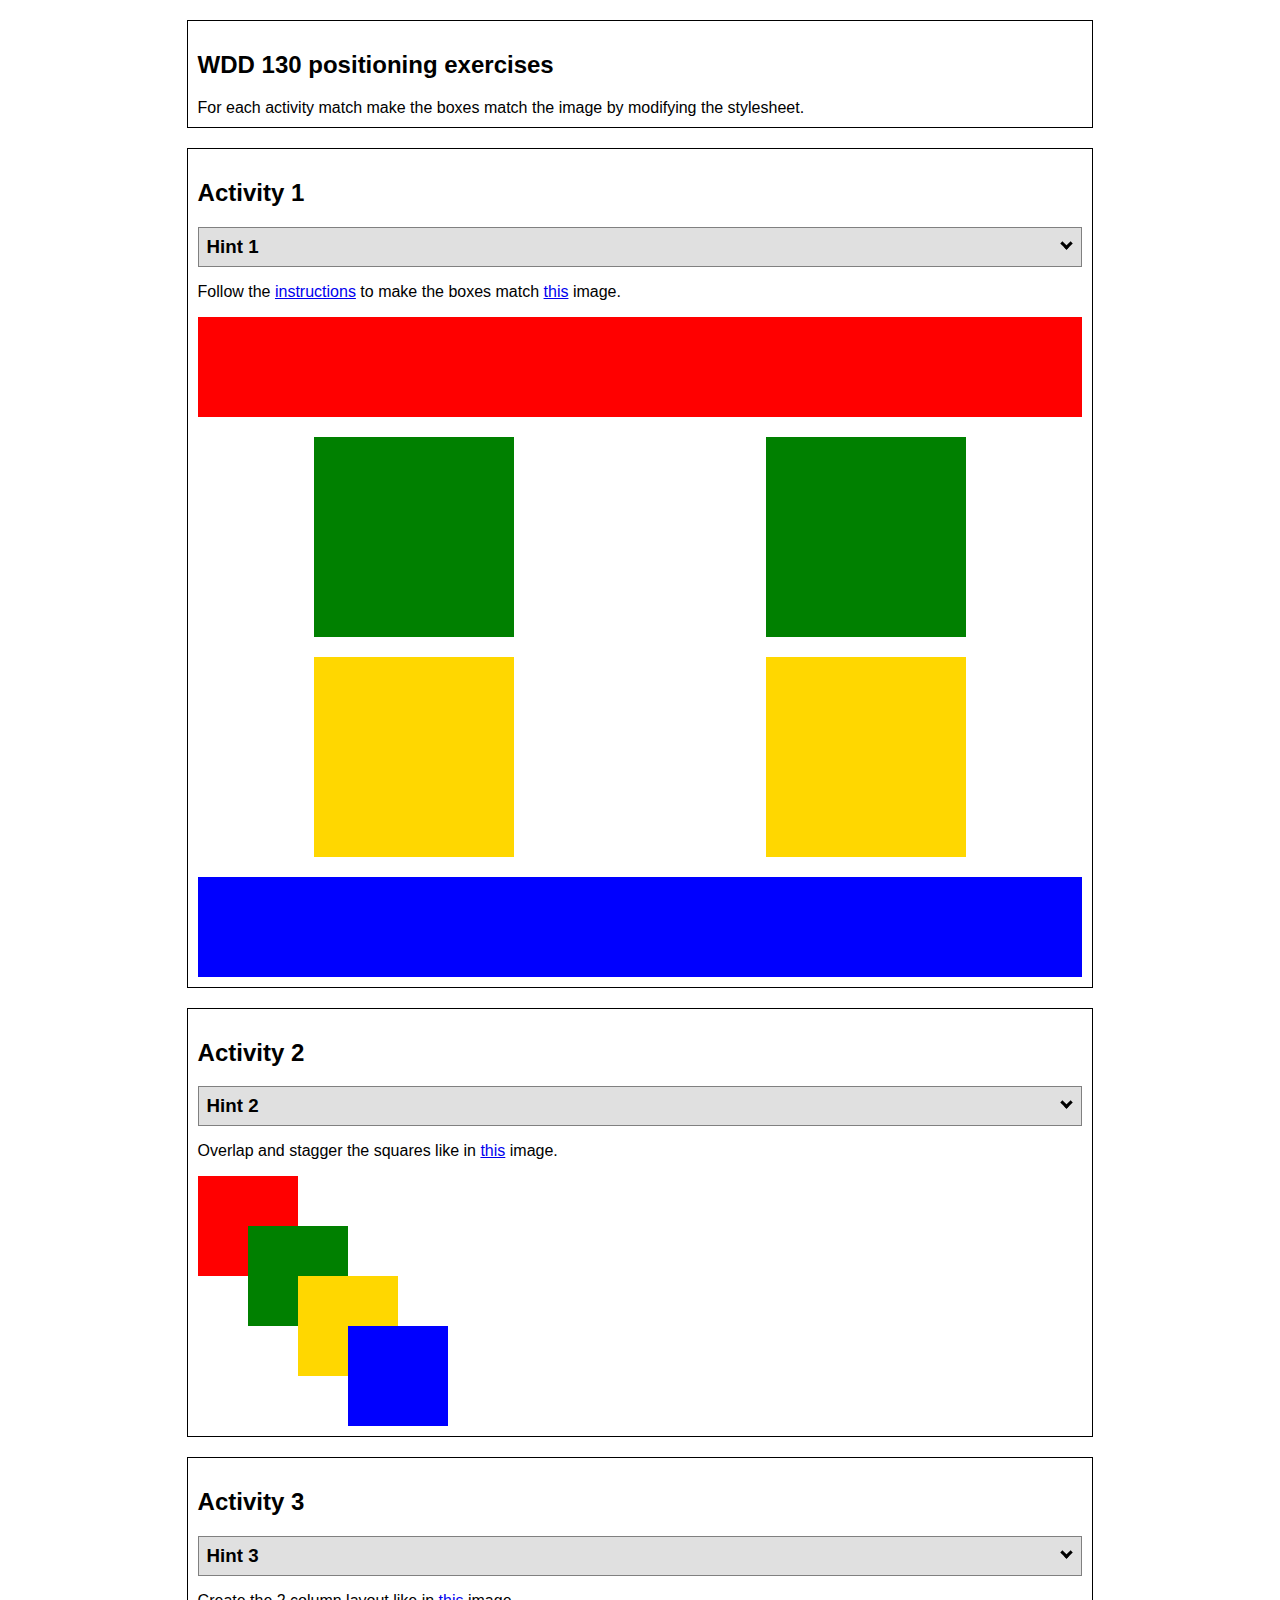
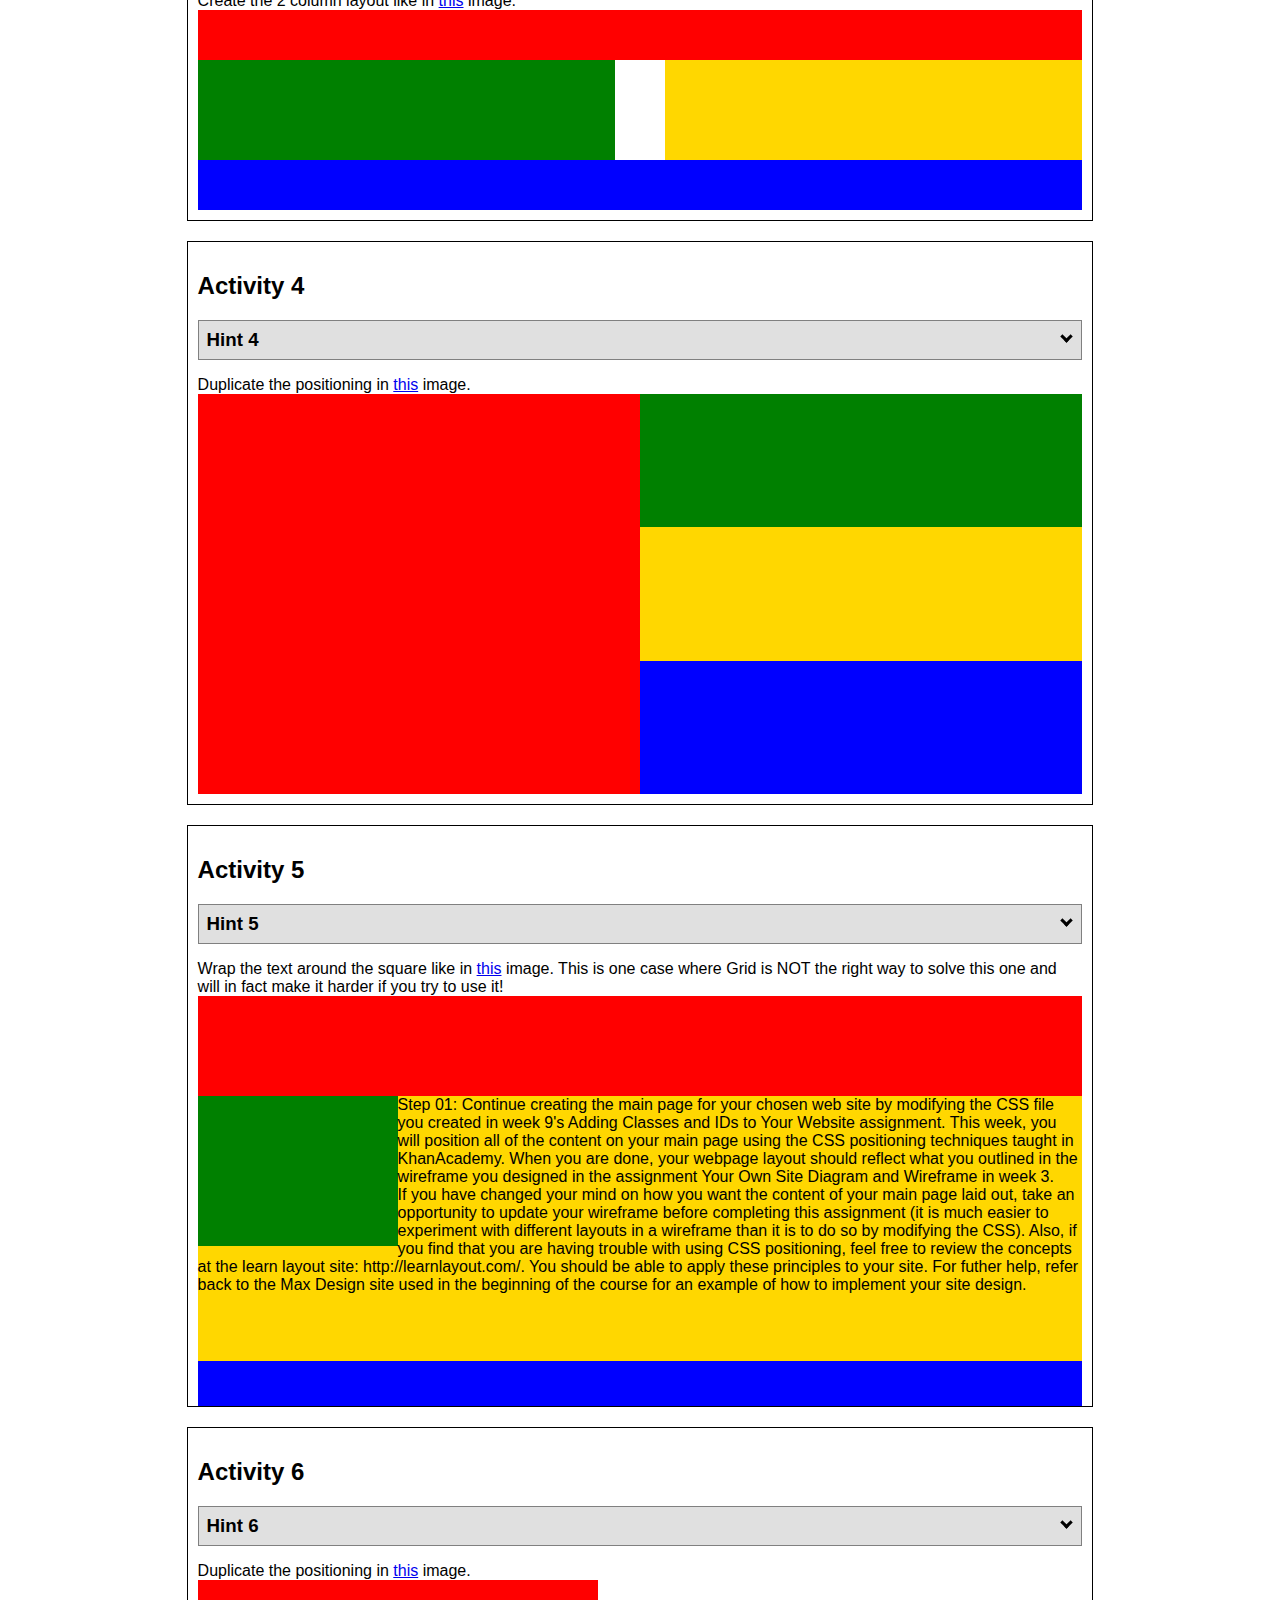
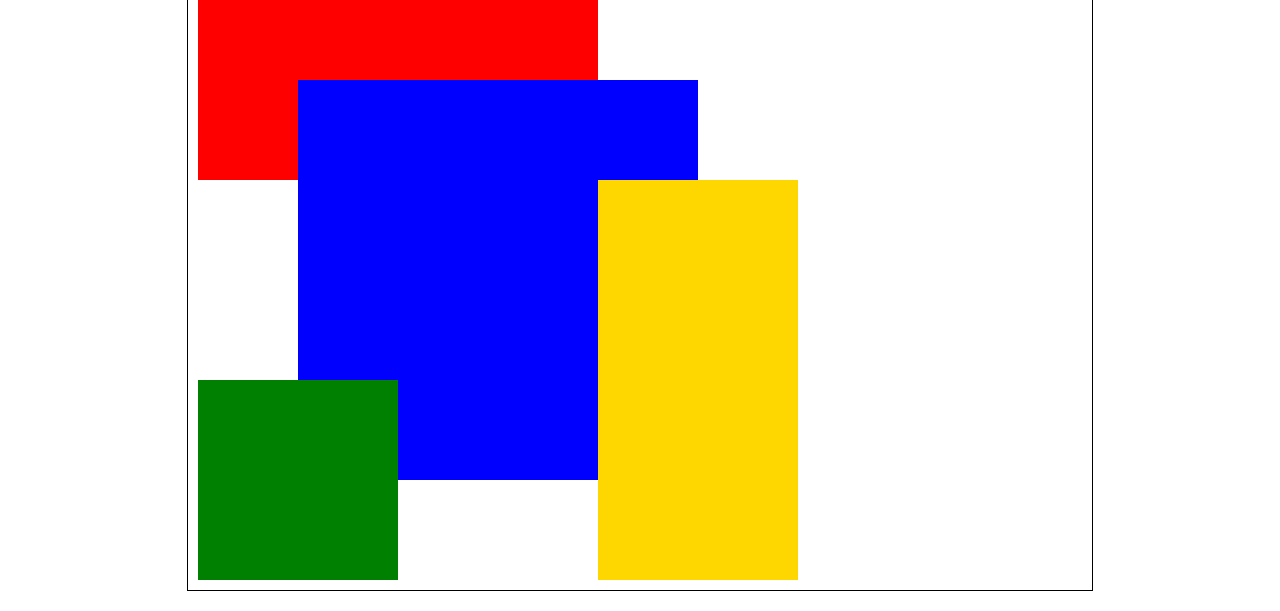
<file: positioning/positioning-Skytech.html>
<!DOCTYPE html>
<html lang="en">
  <head>
    <!-- HTML - Name: positioning.html -->
    <title>Positioning Activity</title>
    <link rel="stylesheet" type="text/css" href="positionstyles.css" />
  </head>
  <body>
    <div class="activity">
      <h2>WDD 130 positioning exercises</h2>
      For each activity match make the boxes match the image by modifying the stylesheet.</div>
    <div class="activity">
      <h2>Activity 1</h2>
      <section class="hint"><input type="checkbox" ><i></i> <h3>Hint 1</h3><div><p>Check out the <a href="https://byui-wdd.github.io/wdd130/activities/w06-css-positioning.html" target="_blank">activity instructions</a> in Ilearn!</p></div></section>
      <p>Follow the <a href="https://byui-wdd.github.io/wdd130/activities/w06-css-positioning.html" target="_blank">instructions</a> to make the boxes match  <a href="https://byui-wdd.github.io/wdd130/images/example1.png" target="_blank">this</a> image.</p>
      <div class="content1" >
        <div class="red1" ></div>
        <div class="green1" ></div>
        <div class="green1" ></div>
        <div class="yellow1"></div>
        <div class="yellow1"></div>
        <div class="blue1"></div>
      </div>
    </div>
    <div class="activity">
      <h2>Activity 2</h2>
      <section class="hint"><input type="checkbox" > <h3>Hint 2</h3><i></i><div>
      <ul>
      <li>grid-template-columns: 50px 50px 50px 50px 50px </li></ul></div></section>
      <p>Overlap and stagger the squares like in <a href="https://byui-wdd.github.io/wdd130/images/example2.png" target="_blank">this</a> image.</p>
      <div class="content2" >
        <div class="red2" ></div>
        <div class="green2" ></div>
        <div class="yellow2"></div>
        <div class="blue2"></div>
      </div>
    </div>
    <div class="activity">
      <h2>Activity 3</h2>
      <section class="hint"><input type="checkbox" > <h3>Hint 3</h3><i></i><div><p>This one is going to be best solved with CSS Grid. Remember to make the boxes the right width first...then start moving them around. </p><h4>Properties used:</h4><ul><li>display:grid;</li><li>grid-template-columns:</li><li>grid-column-gap:</li>
        <li>grid-column:</li>  </ul></div></section>
      Create the 2 column layout like in <a href="https://byui-wdd.github.io/wdd130/images/example3.png" target="_blank">this</a>  image.
      <div class="content3" >
        <div class="red3" ></div>
        <div class="green3" ></div>
        <div class="yellow3"></div>
        <div class="blue3"></div>
      </div>
    </div>
    <div class="activity">
      <h2>Activity 4</h2>
      <section class="hint"><input type="checkbox" > <h3>Hint 4</h3><i></i><div><p>For the others we have been primarily concerned with width. For this one you will need to adjust height as well. </p><h4>Properties used:</h4><ul><li>display:grid;</li><li>grid-template-columns:</li><li>grid-row:</li></ul></div></section>
      Duplicate the positioning in <a href="https://byui-wdd.github.io/wdd130/images/example4.png" target="_blank">this</a> image. 
      <div class="content4" >
        <div class="red4" ></div>
        <div class="green4" ></div>
        <div class="yellow4"></div>
        <div class="blue4"></div>
      </div>
    </div>

    <div class="activity">
      <h2>Activity 5</h2>
      <section class="hint"><input type="checkbox" > <h3>Hint 5</h3><i></i><div><p>Grid is <strong>not</strong> the right way to do this.  In fact there is only one way to really do that...and that is with float. Remember that we float the thing we want the text to wrap around.  Also remember to start by making all the shapes the right size and shape.</p><h4>Properties used:</h4><ul><li>float: left;</li></ul></div></section>
      Wrap the text around the square like in <a href="https://byui-wdd.github.io/wdd130/images/example5.png" target="_blank">this</a> image. This is one case where Grid is NOT the right way to solve this one and will in fact make it harder if you try to use it!
      <div class="content5" >
        <div class="red5" ></div>
        <div class="green5" ></div>
        <div class="yellow5">Step 01: Continue creating the main page for your chosen web site by modifying the CSS file you created in week 9's Adding Classes and IDs to Your Website assignment. This week, you will position all of the content on your main page using the CSS positioning techniques taught in KhanAcademy. When you are done, your webpage layout should reflect what you outlined in the wireframe you designed in the assignment Your Own Site Diagram and Wireframe in week 3. <br />
          If you have changed your mind on how you want the content of your main page laid out, take an opportunity to update your wireframe before completing this assignment (it is much easier to experiment with different layouts in a wireframe than it is to do so by modifying the CSS). Also, if you find that you are having trouble with using CSS positioning, feel free to review the concepts at the learn layout site: http://learnlayout.com/. You should be able to apply these principles to your site. For futher help, refer back to the Max Design site used in the beginning of the course for an example of how to implement your site design.</div>
        <div class="blue5"></div>
      </div>
    </div>
    <div class="activity">
      <h2>Activity 6</h2>
      <section class="hint"><input type="checkbox" > <h3>Hint 6</h3><i></i><div><p>This one is all about visualizing the grid behind the layout. If you are having a hard time doing that first: all the sizes are even multiples of 100, and second here is another example with the lines drawn: <a href="https://byui-wdd.github.io/wdd130/images/example6-hint.png" target="_blank">example 6 with lines</a>. For this one you will find it easiest if you use px for the column width. You can also use <kbd>z-index</kbd> to control the element layering.    </p><h4>Properties used:</h4><ul><li>display:grid;</li><li>grid-template-columns:</li><li>grid-column:</li><li>grid-row:</li><li><a href="https://www.w3schools.com/cssref/pr_pos_z-index.asp" target="_blank">z-index:</a></li></ul></div></section>
      Duplicate the positioning in <a href="https://byui-wdd.github.io/wdd130/images/example6.png" target="_blank">this</a> image.
      <div class="content6" >
        <div class="red6" ></div>
        <div class="green6" ></div>
        <div class="yellow6"></div>
        <div class="blue6"></div>
      </div>
    </div>
  </body>
</html>
</file>
<file: portfoliosite/styles/stales.css>
@import url('https://fonts.googleapis.com/css2?family=Spectral:ital,wght@0,200;0,300;0,400;0,500;0,600;0,700;0,800;1,200;1,300;1,400;1,500;1,600;1,700;1,800&family=Zalando+Sans:ital,wght@0,200..900;1,200..900&display=swap');

:root {
    --color-primary: #1E3A8A;         /* deep blue */
    --color-accent: #3B82F6;          /* brighter blue */
    --color-dark: #1F2937;            /* dark grey / almost black */
    --color-medium-grey: #7b8591;     /* mid grey */
    --color-light-bg: #F3F4F6;        /* light grey page background */
    --color-white: #FFFFFF;           /* white */
}

body {
    background-color: lightgrey;
}

#content {
    max-width: 1600px;
    margin: 0 auto;
    background: lightgrey;
}

header {
    display: grid;
    grid-template-columns: 150px auto;
    background-color: var(--color-medium-grey);
    border-bottom: 10px solid var(--color-dark);
    border-left: 10px solid var(--color-dark);
    border-right: 10px solid var(--color-dark);
    border-top: 10px solid var(--color-dark);
}

#logo-link {
    padding: 5px 30px 5px 30px;
    justify-self: center;
    align-self: center;
    background: var(--color-dark);
}

#logo-link img {
    width: 100px;
    height: 100px;
    background: rgb(20, 19, 19, 0.9);
    border-radius: 50%;
}

.top-nav {
    display: flex;
    justify-content: space-around;
    text-align: center;
    font-family: "Zalando Sans", Helvetica, Georgia;
}

.top-nav a {
    color: #1f1f1f;
    background: white;
    text-decoration: none;
    width: 200px;
    margin-bottom: 15px;
    margin-top: 30px;
    padding: 15px;
    font-size: 25px;
    border-radius: 25px;
}

.top-nav a:hover {
    background-color: var(--color-light-bg);
    color: black;
}

.about-me-nav {
    margin-left: -50px;
    margin-right: 150px;
}

.home-nav {
    margin-left: -100px;
    margin-right: -250px
}

.projects-nav {
    margin-right: 50px;
    margin-left: -450px;
}

#intro {
    display: grid;
    grid-template-columns: 1fr 1fr 600px 1fr 1fr;
    place-items: center;
    max-width: 1600px;
}

#intro-box {
    grid-column: 3/4;
    padding-top: 20px;
}

#intro-box img {
    border-radius: 20px;
    border: 5px solid var(--color-dark);
}

#intro p {
    grid-column: 3/4;
    text-align: center;
    background: var(--color-light-bg);
    color: black;
    font-size: 20px;
    width: 100%;
    padding: 20px;
    font-family: Spectral, Helvetica, sans-serif;
    z-index: 0;
    border: 5px solid var(--color-dark);
    border-radius: 5px;
}

.divider {
    background: var(--color-dark);
    border: 2px solid var(--color-dark);
    grid-column: 3/4;
    width: 1400px;
    height: 20px;
    justify-self: center;
}

.home-grid {
    display: grid;
    grid-template-columns: 1fr 1fr 1fr 1fr 1fr 1fr 1fr 1fr 1fr 1fr;
    max-width: 1600px;
    margin: 0 auto;
    align-items: start;
    justify-items: center;
    row-gap: 3rem;
}

.web-design-card {
    margin: 100px 0;
    grid-column: 3/5;
    text-align: center;
    background: var(--color-light-bg);
    padding: 30px;
    font-family: "Zalando Sans", Helvetica, Georgia;
    border-radius: 10px;
    border: 5px solid var(--color-dark);
}

.card-image:hover {
    opacity: .6;
    transform: scale(1.1);
}

.programming-card {
    margin: 100px 0;
    grid-column: 7/9;
    text-align: center;
    background: var(--color-light-bg);
    padding: 30px;
    font-family: "Zalando Sans", Helvetica, Georgia;
    border-radius: 10px;
    border: 5px solid var(--color-dark);
}

.card-image {
    width: 250px;
    height: 300px;
    transition: transform 0.5s ease;
    border: 5px solid var(--color-dark);
    border-radius: 5px;
}

.skills {
    color: #ffffffe6;
    font-size: 35px;
    background: var(--color-dark);
    padding: 20px;
    border-radius: 5px;
}

footer {
    background-color: var(--color-medium-grey);
    color: black;
    border-top: 10px solid var(--color-dark);
    border-left: 10px solid var(--color-dark);
    border-right: 10px solid var(--color-dark);
}

.bottom-container {
    display: grid;
    grid-template-columns: 1fr 1fr 1fr 1fr 1fr 1fr 1fr 1fr 1fr 1fr;
}

.bottom-nav {
    grid-column: 2/3;
    justify-self: center;
    padding: 5px;
    text-align: center;
    font-family: "Zalando Sans", Helvetica, Georgia;
}

.bottom-nav h3 {
    margin-right: -25px;
    text-decoration: underline;
}

.bottom-nav a {
    text-decoration: none;
}

.bottom-nav li {
    color: black;
    text-decoration: none;
    background: white;
    margin: 5px;
    padding-left: 10px;
    padding-right: 10px;
    border-radius: 5px;
    white-space: nowrap;
}

.bottom-nav li:hover {
    text-decoration: none;
    background: var(--color-dark);
    color: white;
}

.bottom-nav li:hover a {
    color: white;
}

.bottom-nav a:visited {
    text-decoration: none;
    color: black;
}

.bottom-contact {
    grid-column: 5/8;
    justify-self: center;
    padding: 0px 10px;
    margin-left: -120px;
    text-align: center;
    background: var(--color-white);
    border: 2px solid var(--color-dark);
    border-radius: 5px;
    margin-top: 8px;
    margin-bottom: 8px;
}

.bottom-contact h3 {
    text-decoration: underline;
    margin-bottom: 30px;
}

.bottom-contact p {
    margin-bottom: -10px;
}

.bottom-contact a {
    text-decoration: underline;
    color: black;
}

.bottom-contact a:visited {
    text-decoration: underline;
    color: black;
}

.social {
    grid-column: 9/10;
    display: grid;
    place-items: center;
    padding: 5px;
}

.social img {
    width: 75px;
    height: 75px;
}

/* About Me CSS */

#aboutme-grid {
    display: grid;
    grid-template-columns: 90px 645px 65px 65px 645px 90px;
}

.aboutme-card {
    grid-column: 2/3;
    grid-row: 2/3;
    text-align: center;
    font-size: 20px;
    padding: 30px;
    margin: 30px;
    background: var(--color-light-bg);
    border: 5px solid var(--color-dark);
    border-radius: 5px;
}

.aboutme-card h2 {
    text-decoration: underline;
    font-family: "Zalando Sans", Helvetica, Georgia;
}

.aboutme-card p {
    text-align: justify;
    font-family: Spectral, Helvetica, sans-serif;
}

.utah-box {
    grid-column: 4/6;
    grid-row: 2/3;
    width: 485px;
    height: 485px;
    margin: 30px;
    margin-right: 150px;
    justify-self: center;
    align-self: center;
    border: 5px solid black;
    border-radius: 5px;
}

.gaming-box {
    grid-column: 2/3;
    grid-row: 3/4;
    width: 485px;
    height: 485px;
    justify-self: center;
    align-self: center;
    border: 5px solid black;
    border-radius: 5px;
}

.proficiencies-card {
    grid-column: 4/6;
    grid-row: 3/4;
    text-align: center;
    font-size: 22px;
    padding: 50px;
    margin: 30px;
    margin-right: 150px;
    background: var(--color-light-bg);
    border: 5px solid var(--color-dark);
    border-radius: 5px;
}

.proficiencies-card h2 {
    text-decoration: underline;
    font-family: "Zalando Sans", Helvetica, Georgia;
}

.proficiencies-card p {
    text-align: justify;
    font-family: Spectral, Helvetica, sans-serif;
}

.background {
    background: var(--color-dark);
    margin: 40px;
    padding-bottom: 15px;
}

.values-grid {
    display: grid;
    grid-template-columns: 1fr 1fr 1fr 1fr 1fr 1fr 1fr;
    margin: 200px;
}

#value-title {
    grid-column: 1/8;
    grid-row: 1/2;
    text-align: center;
    font-size: 50px;
    font-family: "Zalando Sans", Helvetica, Georgia;
    margin-bottom: 150px;
    margin-top: -90px;
    background: var(--color-medium-grey);
    width: 100%;
    border: 2px solid black;
}

.communication-card {
    grid-column: 4/5;
    grid-row: 2/3;
    justify-self: center;
    align-self: center;
    text-align: center;
}

.team-work-card {
    grid-column: 1/2;
    grid-row: 2/3;
    justify-self: center;
    align-self: center;
    text-align: center;
}

.resilience-card {
    grid-column: 7/8;
    grid-row: 2/3;
    justify-self: center;
    align-self: center;
    text-align: center;
}

.values-msg {
    background: var(--color-white);
    border: 5px solid var(--color-dark);
    border-radius: 5px;
    padding-left: 10px;
    padding-right: 10px;
    font-family: Spectral, Helvetica, sans-serif;
}

.value-img {
    width: 250px;
    height: 250px;
    justify-self: center;
    align-self: center;
    border: 5px solid black;
    border-radius: 5px;
    transition: .5s ease;
    backface-visibility: hidden;
    opacity: 1;
}

#project-link {
    color: black;
}

#adventure-link {
    color: white;
}

#adventure-link:hover {
    color: black;
    background: var(--color-white);
    padding: 5px;
}

#wwr-link:hover {
    color: black;
    background: var(--color-white);
    padding: 5px;
}

#game-container {
    width: 600px;
    height: 500px;
    padding: 20px;
    background: black;
    color: rgb(255, 255, 255);
    border-radius: 10px;

    display: flex;
    flex-direction: column;
    font-family: monospace;
    box-shadow: 0 0 15px var(--color-dark);
}

#game-grid {
    margin: 0;
    height: 100vh;
    display: flex;
    justify-content: center;    
    align-items: center;        
    background-color: rgb(228, 228, 228);
}

#game-output {
    flex: 1;
    overflow-y: auto;
    margin-bottom: 10px;

    white-space: normal;       /* allow wrapping */
    word-wrap: break-word;     /* break long words if needed */
}

#game-input {
    padding: 10px;
}

.middle {
  transition: .5s ease;
  opacity: 0;
  position: absolute;
  top: 50%;
  left: 50%;
  transform: translate(-50%, -50%);
  -ms-transform: translate(-50%, -50%);
}

.container {
  position: relative;
  width: 100%;
}

.container:hover .value-img {
  opacity: 0.7;
}

.container:hover .middle {
  opacity: 1;
}

.over-text {
  background-color: #808080;
  color: white;
  font-size: 22px;
  padding: 16px 32px;
  border-radius: 90px;
  white-space: nowrap;
  font-family: "Zalando Sans", Helvetica, Georgia;
}

.alt-over-text {
  background-color: #ffffff;
  color: #000000;
  font-size: 22px;
  padding: 25px 32px;
  border-radius: 90px;
  font-family: "Zalando Sans", Helvetica, Georgia;
}

.img-backing {
    background: #ffffff;
    height: 260px;
    margin-bottom: 20px;
}

/* Projects page css */

.skills-grid {
    display: grid;
    grid-template-columns: 1fr 1fr 300px 1fr 300px 1fr 1fr;
}

.programmer-card {
    grid-column: 2/4;
    grid-row: 1/2;
    margin: 100px 0;
    text-align: center;
    background: var(--color-light-bg);
    padding: 40px;
    border-radius: 10px;
    border: 5px solid var(--color-dark);
}

.designer-card {
    grid-column: 5/7;
    grid-row: 1/2;
    margin: 100px 0;
    text-align: center;
    background: var(--color-light-bg);
    padding: 40px;
    border-radius: 10px;
    border: 5px solid var(--color-dark);
}

.programmer-card img {
    width: 200px;
    height: 200px;
    justify-self: center;
    align-self: center;
    border: 2px solid black;
    border-radius: 5px;
}

.designer-card img {
    width: 200px;
    height: 200px;
    justify-self: center;
    align-self: center;
    border: 2px solid black;
    border-radius: 5px;
}

.programmer-card h3 {
    background: var(--color-medium-grey);
    border-radius: 5px;
    border: 2px solid black;
    font-family: "Zalando Sans", Helvetica, Georgia;
    padding: 20px;
}

.designer-card h3 {
    background: var(--color-medium-grey);
    border-radius: 5px;
    border: 2px solid black;
    font-family: "Zalando Sans", Helvetica, Georgia;
    padding: 20px;
}

.programmer-card p {
    font-size: 18px;
    padding: 20px;
    text-align: justify;
    font-family: Spectral, Helvetica, sans-serif;
}

.designer-card p {
    font-size: 18px;
    padding: 20px;
    text-align: justify;
    font-family: Spectral, Helvetica, sans-serif;
}

/* project grid */

.projects-grid {
    display: grid;
    grid-template-columns: 1fr 1fr 1fr 1fr 1fr 1fr 1fr 1fr;
    margin: 200px;
}

.word-game-card {
    grid-column: 1/3;
    grid-row: 3/4;
    width: 100%;
    justify-self: center;
    text-align: center;
}

.rafting-site-card {
    grid-column: 4/6;
    grid-row: 3/4;
    justify-self: center;
    text-align: center;
}

.text-adventure-card {
    grid-column: 7/9;
    grid-row: 3/4;
    justify-self: center;
    text-align: center;
}

.word-game-card h2 {
    color: white;
    font-size: 20px;
    background: var(--color-dark);
    border: 2px solid black;
    border-radius: 5px;
    padding: 20px;
    text-decoration: underline;
    margin-bottom: 65px;
    font-family: "Zalando Sans", Helvetica, Georgia;
}

.rafting-site-card h2 {
    font-size: 20px;
    white-space: nowrap;
    background: var(--color-dark);
    border: 2px solid black;
    border-radius: 5px;
    padding: 20px;
    margin-bottom: 65px;
    font-family: "Zalando Sans", Helvetica, Georgia;
}

.rafting-site-card a {
    color: white;
}

.text-adventure-card h2 {
    color: white;
    font-size: 20px;
    white-space: nowrap;
    background: var(--color-dark);
    border: 2px solid black;
    border-radius: 5px;
    padding: 20px;
    text-decoration: underline;
    margin-bottom: 65px;
    font-family: "Zalando Sans", Helvetica, Georgia;
}

.word-game-card p {
    text-align: center;
    background: var(--color-white);
    font-size: 20px;
    border: 3px solid var(--color-dark);
    border-radius: 5px;
    padding: 30px;
    padding-bottom: 45px;
    margin-bottom: 100px;
    font-family: Spectral, Helvetica, sans-serif;
}

.rafting-site-card p {
    text-align: center;
    background: var(--color-white);
    font-size: 20px;
    border: 3px solid var(--color-dark);
    border-radius: 5px;
    padding: 30px;
    padding-bottom: 45px;
    font-family: Spectral, Helvetica, sans-serif;
}

.text-adventure-card p {
    text-align: center;
    background: var(--color-white);
    font-size: 20px;
    border: 3px solid var(--color-dark);
    border-radius: 5px;
    padding: 30px;
    padding-bottom: 45px;
    font-family: Spectral, Helvetica, sans-serif;
}

#projects-title {
    grid-column: 1/9;
    grid-row: 1/2;
    text-align: center;
    font-size: 50px;
    background: var(--color-medium-grey);
    width: 100%;
    border: 3px solid black;
    margin-bottom: 150px;
    margin-top: -90px;
    font-family: "Zalando Sans", Helvetica, Georgia;
}
</file>
<file: portfoliosite/styles/site-plan.css>
/* if you are using any Google fonts change the font names below to your fonts. 
Any spaces in your font name should be replaced with a +. 
Fonts are separated by a | */
@import url('https://fonts.googleapis.com/css2?family=Spectral:ital,wght@0,200;0,300;0,400;0,500;0,600;0,700;0,800;1,200;1,300;1,400;1,500;1,600;1,700;1,800&family=Zalando+Sans:ital,wght@0,200..900;1,200..900&display=swap');

:root {
  /* change the values below to your colors from your palette */
  --primary-color: #1b4166   ;
  --secondary-color: #bbbbbb ;
  --accent1-color: #D9BF77 ;
  --accent2-color: white;

  /* change the values below to your chosen font(s) */
  --heading-font: "Zalando Sans";
  --paragraph-font: Spectral, Helvetica, sans-serif;

  /* these colors below should be chosen from among your palette colors above */
  --headline-color-on-white: #1b4166;  /* headlines on a white background */ 
  --headline-color-on-color: white; /* headlines on a colored background */ 
  --paragraph-color-on-white: #1b4166; /* paragraph text on a white background */ 
  --paragraph-color-on-color: white; /* paragraph text on a colored background */ 
  --paragraph-background-color: #1b4166  ;
  --nav-link-color: #1b4166;
  --nav-background-color: #D9BF77;
  --nav-hover-link-color: white;
  --nav-hover-background-color: #1b4166;
}


/*  Look around below...but DON'T CHANGE ANYTHING! */

body {
  max-width: 1200px;
  margin: 0 auto;
  padding: 4em;
  font-size: 18px;
  text-align: center;
}
img {
  display: block;
  margin: 0 auto;
}
h1, h2, h3, h4, h5, h6 {
  font-family: var(--heading-font);
  color: var(--headline-color-on-white);
}
h2 {
  text-align: center;
}
hr {
  height: 3px;
  margin: 35px 0;
  background: var(--accent1-color);
}
header {
  padding: 1em;
  text-align: center;
  color: var(--headline-color-on-color);
  background-color: var(--paragraph-background-color);
}
header > h1, header > h2 {
  color: var(--headline-color-on-color);
}

p {
  font-family: var(--paragraph-font);
  color: var(--paragraph-color-on-white);
  padding: 1em;
}
.colors {
  width: 100%;
  min-width: 350px;
  margin: 30px auto;
  text-align: center;
}
.colors th {
  background-color: #999;
}
.colors td{
  width: 25%;
  height: 3em;
}

.primary {
  background-color: var(--primary-color);
}
.secondary {
  background-color: var(--secondary-color);
}
.accent1 {
  background-color: var(--accent1-color);
}
.accent2{
  background-color: var(--accent2-color);
}

p.colored {
  background-color: var(--paragraph-background-color);
  color: var(--paragraph-color-on-color);
}

nav {
  background-color: var(--nav-background-color);
  line-height: 3em;
  text-align: center;
  font-size: 1.2em;
}
nav  {
  list-style-type: none;
  display: flex;

}
nav a {
  padding:1em;
  min-width: 120px;
  text-decoration: none;
  padding: 10px;

}
nav a:link, nav a:visited {
  color: var(--nav-link-color);
}
nav a:hover {
  color: var(--nav-hover-link-color);
  background-color: var(--nav-hover-background-color);
}

.sitemap {
  display: grid;
  justify-content: center;

  grid-template-columns: repeat(6, 15%);
  grid-template-rows: 3em 1.5em 1.5em 3em;
  grid-template-areas: ". . home home . ."
    ". . . top . ."
    ". left left right right ."
    "page2 page2 . . page3 page3";
}
.sitemap > div {

  text-align: center;

}
.sm-home {
  grid-area: home;
  background-color: #ccc;
  line-height: 3em;
}
.sm-page2 {
  grid-area: page2;
  background-color: #ccc;
  line-height: 3em;
}
.sm-page3 {
  grid-area: page3;
  background-color: #ccc;
  line-height: 3em;
}

.top {
  grid-area: top;
  border-left: 1px solid;
}

.left {
  grid-area: left;
  border-top: 1px solid;
  border-left: 1px solid;
}

.right {
  grid-area: right;
  border-top: 1px solid;
  border-right: 1px solid;
}
</file>
<file: positioning/positionstyles.css>
/* CSS - Name: "positionstyles.css" */
/* Activity 1 styles */
.content1 {
  display: grid;
  grid-template-columns: 1fr 1fr;
  justify-items: center;
  gap: 20px;
}
.red1 { 
  width: 100%; 
  height: 100px; 
  background-color: red; 
  grid-column: 1/3;
} 
.green1 {
  width: 200px; 
  height: 200px; 
  background-color: green; 
  justify-items: center;
} 
.yellow1 {
  width: 200px; 
  height: 200px; 
  background-color: gold;
  justify-items: center;
} 
.blue1 {
  width: 100%; 
  height: 100px; 
  background-color: blue;
  grid-column: 1/3;
} 
/* Activity 2 styles */ 
.content2 {
  display: grid;
  grid-template-columns: 50px 50px 50px 50px 50px;
}
.red2 {
  width: 100px; 
  height: 100px; 
  background-color: red; 
} 
.green2 { 
  width: 100px; 
  height: 100px; 
  background-color: green;
  grid-column: 2/4;
  grid-row: 1/3;
  justify-self: center;
  align-self: center;
} 
.yellow2 {
  width: 100px; 
  height: 100px; 
  background-color: gold;
  grid-column: 3/4;
  grid-row: 2/3;
} 
.blue2 {
  width: 100px; 
  height: 100px; 
  background-color: blue;
  grid-column: 4;
  grid-row: 2/4;
  margin-top: 50px;
} 
/* Activity 3 styles */ 
.content3 {
  display: grid;
  grid-template-columns: 1fr 1fr;
  column-gap: 50px;
}
.red3 {
  width: 100%; 
  height: 50px; 
  background-color: red;
  grid-column: 1/3;
} 
.green3 {
  width: 100%; 
  height: 100px; 
  background-color: green;
} 
.yellow3 {
  width: 100%; 
  height: 100px; 
  background-color: gold; 
} 
.blue3 {
  width: 100%;
  height: 50px; 
  background-color: blue;
  grid-column: 1/3;
} 
/* Activity 4 styles */ 
.content4 {
  display: grid;
  grid-template-columns: 1fr 1fr;
  height: 400px;
}
.red4 {
  width: 100%; 
  height: 100%; 
  background-color: red;
  grid-row: 1/4;
} 
.green4 {
  width: 100%; 
  height: 100%; 
  background-color: green;
  grid-row: 1/2; 
} 
.yellow4 {
  width: 100%; 
  height: 100%; 
  background-color: gold;
  grid-row: 2/3;
} 
.blue4 {
  width: 100%; 
  height: 100%; 
  background-color: blue;
  grid-row: 3/4;
} 
/* Activity 5 styles */ 
.content5 {
  height: 400px;
}
.red5 { 
  width: 100%; 
  height: 100px; 
  background-color: red; 
} 
.green5 { 
  width: 200px; 
  height: 150px; 
  background-color: green;
  float: left;

} 
.yellow5 {
  width: 100%; 
  height: 265px; 
  background-color: gold; 

} 
.blue5 {
  width: 100%; 
  height: 100px; 
  background-color: blue; 
} 
/* Activity 6 styles */ 
.content6 {
  display: grid;
  grid-template-columns:  100px 100px 100px 100px 100px 100px;
}
.red6 {
  width: 400px; 
  height: 200px; 
  background-color: red;
  z-index: 1;
  grid-column: 1/5;
  grid-row: 1/3;
} 
.green6 {
  width: 200px; 
  height: 200px; 
  background-color: green;
  z-index: 3;
  grid-column: 1/3;
  grid-row: 5/7;
} 
.yellow6 {
  width: 200px; 
  height: 400px; 
  background-color: gold;
  z-index: 4;
  grid-column: 5/7;
  grid-row: 3/7;
} 
.blue6 {
  width: 400px; 
  height: 400px; 
  background-color: blue;
  z-index: 2;
  grid-column: 2/6;
  grid-row: 2/6;
} 


/* Do not make any changes below here */
.activity {
  width: 70%; 
  margin: 20px auto; 
  font-family: Arial, sans-serif; 
  border: 1px solid black; 
  padding: 10px; 
  clear:both; 
  overflow: auto;
} 

.hint {
  border: 1px solid grey;
  background: #e0e0e0;
  padding: .5em;
  position: relative;
  margin: 1em 0;
}
.hint h3 {
  margin: 0;
}
.hint:hover {
  background: #d0d0d0;
}
.hint > div {
  display: none;
}

.hint input[type=checkbox] {
  position: absolute;
  width: 100%;
  height: 100%;
  opacity: 0;
  z-index: 1;
  cursor: pointer;
}

.hint input[type=checkbox]:checked ~ div {
  display: block;
}

.hint i {
  position: absolute;
  transform: translate(-6px, 0);
  margin-top: 16px;
  right: 10px;
  top: -3px;
}
.hint i:before, .hint i:after {
  content: "";
  position: absolute;
  background-color: black;
  width: 3px;
  height: 9px;
}
.hint i:before {
  transform: translate(2px, 0) rotate(45deg);
}
.hint i:after {
  transform: translate(-2px, 0) rotate(-45deg);
}

.hint input[type=checkbox]:checked ~ i:before {
  transform: translate(-2px, 0) rotate(45deg);
}
.hint input[type=checkbox]:checked ~ i:after {
  transform: translate(2px, 0) rotate(-45deg);
}
.hint a {
  position: relative;
  z-index: 1;
}
</file>
